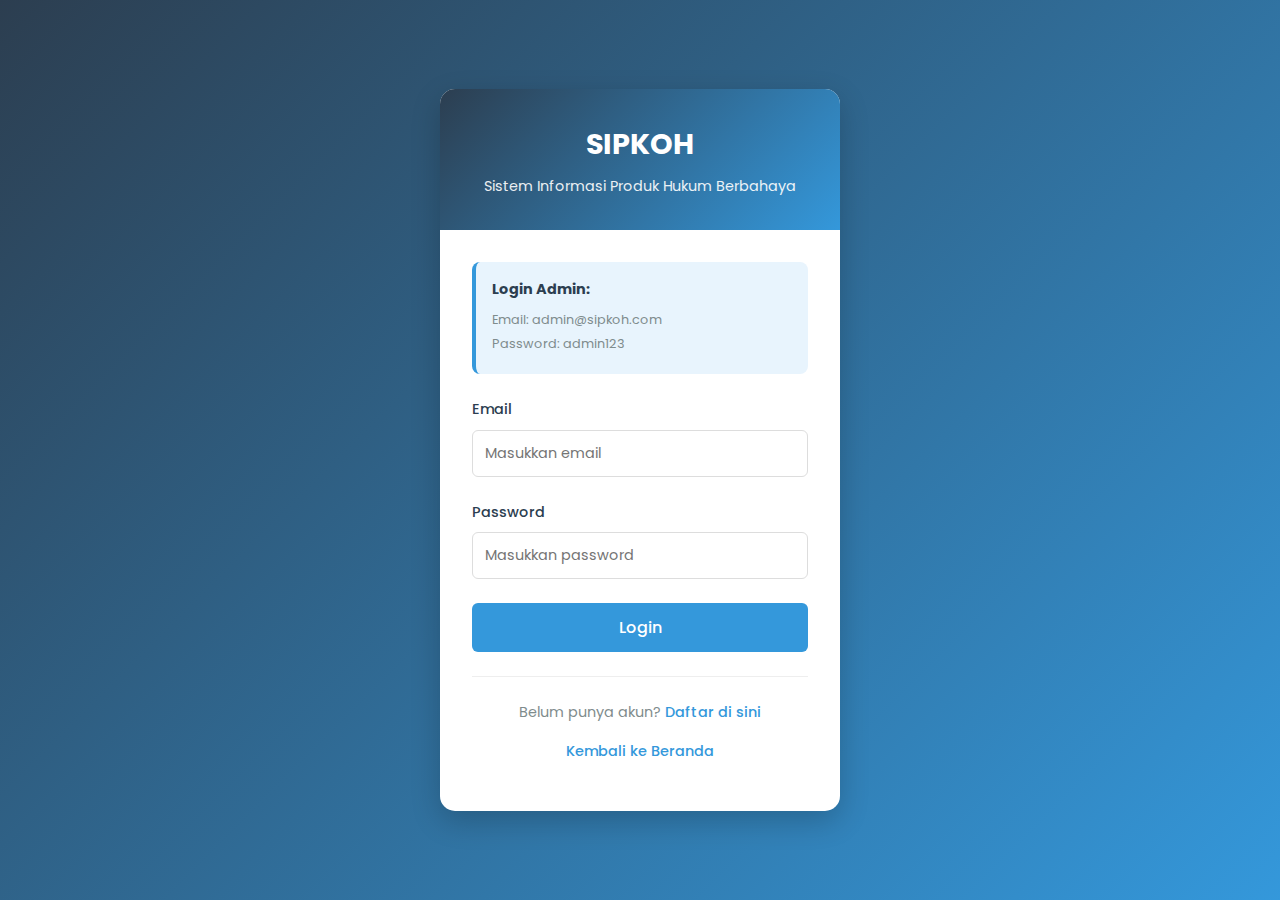
<file: index.html>
<!DOCTYPE html>
<html lang="id">
<head>
    <meta charset="UTF-8">
    <meta name="viewport" content="width=device-width, initial-scale=1.0">
    <title>Beranda - SIPKOH</title>
    <!-- Bootstrap CSS -->
    <link href="https://cdn.jsdelivr.net/npm/bootstrap@5.3.0/dist/css/bootstrap.min.css" rel="stylesheet">
    <!-- Font Awesome -->
    <link rel="stylesheet" href="https://cdnjs.cloudflare.com/ajax/libs/font-awesome/6.4.0/css/all.min.css">
    <!-- Google Fonts -->
    <link href="https://fonts.googleapis.com/css2?family=Poppins:wght@300;400;500;600;700&display=swap" rel="stylesheet">
    <style>
        :root {
            --primary-color: #2c3e50;
            --secondary-color: #3498db;
            --accent-color: #e74c3c;
            --light-color: #f8f9fa;
            --dark-color: #2c3e50;
        }

        body {
            font-family: 'Poppins', sans-serif;
            background-color: #f8f9fa;
            color: #333;
            line-height: 1.6;
        }

        .navbar-brand {
            font-weight: 700;
            font-size: 1.5rem;
        }

        .hero-section {
            background: linear-gradient(135deg, var(--primary-color), var(--secondary-color));
            color: white;
            padding: 120px 0 80px;
            margin-top: 76px;
        }

        .feature-card {
            transition: transform 0.3s, box-shadow 0.3s;
            border: none;
            border-radius: 15px;
            overflow: hidden;
        }

        .feature-card:hover {
            transform: translateY(-10px);
            box-shadow: 0 15px 30px rgba(0,0,0,0.1);
        }

        .feature-icon {
            width: 80px;
            height: 80px;
            background: linear-gradient(135deg, var(--secondary-color), #9b59b6);
            border-radius: 50%;
            display: flex;
            align-items: center;
            justify-content: center;
            margin: 0 auto 1.5rem;
            color: white;
            font-size: 2rem;
        }

        .stat-card {
            background: white;
            border-radius: 15px;
            padding: 2rem;
            text-align: center;
            box-shadow: 0 5px 15px rgba(0,0,0,0.1);
            transition: transform 0.3s;
        }

        .stat-card:hover {
            transform: translateY(-5px);
        }

        .stat-number {
            font-size: 3rem;
            font-weight: 700;
            color: var(--primary-color);
            margin-bottom: 0.5rem;
        }

        .stat-label {
            color: #7f8c8d;
            font-size: 1.1rem;
        }

        .testimonial-card {
            border: none;
            border-radius: 15px;
            box-shadow: 0 5px 15px rgba(0,0,0,0.1);
            transition: transform 0.3s;
        }

        .testimonial-card:hover {
            transform: translateY(-5px);
        }

        .testimonial-avatar {
            width: 60px;
            height: 60px;
            border-radius: 50%;
            background: var(--secondary-color);
            display: flex;
            align-items: center;
            justify-content: center;
            color: white;
            font-weight: bold;
            font-size: 1.5rem;
        }

        .news-card {
            border: none;
            border-radius: 15px;
            overflow: hidden;
            box-shadow: 0 5px 15px rgba(0,0,0,0.1);
            transition: transform 0.3s;
        }

        .news-card:hover {
            transform: translateY(-5px);
        }

        .news-badge {
            position: absolute;
            top: 15px;
            right: 15px;
            z-index: 2;
        }

        .btn-custom {
            background: var(--accent-color);
            border: none;
            padding: 12px 30px;
            border-radius: 50px;
            font-weight: 600;
            transition: all 0.3s;
        }

        .btn-custom:hover {
            background: #c0392b;
            transform: translateY(-2px);
            box-shadow: 0 5px 15px rgba(231, 76, 60, 0.3);
        }

        .section-title {
            position: relative;
            margin-bottom: 3rem;
            font-weight: 700;
            color: var(--primary-color);
        }

        .section-title::after {
            content: '';
            position: absolute;
            bottom: -10px;
            left: 50%;
            transform: translateX(-50%);
            width: 80px;
            height: 4px;
            background: var(--secondary-color);
            border-radius: 2px;
        }

        .footer {
            background: var(--primary-color);
            color: white;
        }

        .footer h5 {
            color: var(--secondary-color);
            margin-bottom: 1.5rem;
        }

        .footer a {
            color: #bdc3c7;
            text-decoration: none;
            transition: color 0.3s;
        }

        .footer a:hover {
            color: white;
        }

        .social-icons a {
            display: inline-flex;
            align-items: center;
            justify-content: center;
            width: 40px;
            height: 40px;
            background: rgba(255,255,255,0.1);
            border-radius: 50%;
            margin-right: 10px;
            transition: all 0.3s;
        }

        .social-icons a:hover {
            background: var(--secondary-color);
            transform: translateY(-3px);
        }

        .contact-info i {
            width: 20px;
            margin-right: 10px;
            color: var(--secondary-color);
        }

        .how-it-works-step {
            text-align: center;
            padding: 2rem 1rem;
        }

        .step-number {
            width: 60px;
            height: 60px;
            background: var(--secondary-color);
            color: white;
            border-radius: 50%;
            display: flex;
            align-items: center;
            justify-content: center;
            font-size: 1.5rem;
            font-weight: 700;
            margin: 0 auto 1.5rem;
            border: 5px solid white;
            box-shadow: 0 5px 15px rgba(0,0,0,0.1);
        }

        .news-section {
            background: linear-gradient(135deg, #f8f9fa, #e9ecef);
        }

        .map-container {
            border-radius: 15px;
            overflow: hidden;
            box-shadow: 0 5px 15px rgba(0,0,0,0.1);
        }

        @media (max-width: 768px) {
            .hero-section {
                padding: 100px 0 60px;
                text-align: center;
            }
            
            .stat-number {
                font-size: 2.5rem;
            }
        }
    </style>
</head>
<body>
    <!-- Navbar -->
    <nav class="navbar navbar-expand-lg navbar-dark fixed-top" style="background-color: var(--primary-color);">
        <div class="container">
            <a class="navbar-brand" href="index.html">
                <i class=""></i>SIPKOH
            </a>
            <button class="navbar-toggler" type="button" data-bs-toggle="collapse" data-bs-target="#navbarNav">
                <span class="navbar-toggler-icon"></span>
            </button>
            <div class="collapse navbar-collapse" id="navbarNav">
                <ul class="navbar-nav ms-auto">
                    <li class="nav-item">
                        <a class="nav-link active" href="index.html">Beranda</a>
                    </li>
                    <li class="nav-item">
                        <a class="nav-link" href="tentang.html">Tentang</a>
                    </li>
                    <li class="nav-item">
                        <a class="nav-link" href="produk.html">Produk Berbahaya</a>
                    </li>
                    <li class="nav-item">
                        <a class="nav-link" href="laporan.html">Buat Laporan</a>
                    </li>
                    <li class="nav-item">
                        <a class="nav-link" href="konsultasi.html">Konsultasi</a>
                    </li>
                    <li class="nav-item">
                        <a class="nav-link" href="kontak.html">Kontak</a>
                    </li>
                    <li class="nav-item">
                        <a class="nav-link" href="profile.html">Profile</a>
                    </li>
                    <li class="nav-item">
                        <a class="nav-link logout" href="#" id="logoutBtn">Logout</a>
                    </li>
                </ul>
            </div>
        </div>
    </nav>

    <!-- Hero Section -->
    <section class="hero-section">
        <div class="container">
            <div class="row align-items-center">
                <div class="col-lg-6">
                    <h1 class="display-4 fw-bold mb-4">Melindungi Masyarakat dari Produk Berbahaya</h1>
                    <p class="lead mb-4">Sistem Informasi Produk Hukum Berbahaya (SIPKOH) - Platform terpercaya untuk melaporkan produk berbahaya, mendapatkan konsultasi hukum, dan mengakses dokumentasi kasus terkait tanggung jawab hukum produk.</p>
                    <div class="d-flex flex-wrap gap-3">
                        <a href="laporan.html" class="btn btn-light btn-lg btn-custom">
                            <i class="fas fa-plus-circle me-2"></i>Buat Laporan
                        </a>
                        <a href="produk.html" class="btn btn-outline-light btn-lg">
                            <i class="fas fa-search me-2"></i>Cek Produk
                        </a>
                    </div>
                </div>
                <div class="col-lg-6 text-center">
                    <img src="https://images.unsplash.com/photo-1589829545856-d10d557cf95f?ixlib=rb-4.0.3&ixid=M3wxMjA3fDB8MHxwaG90by1wYWdlfHx8fGVufDB8fHx8fA%3D%3D&auto=format&fit=crop&w=1000&q=80" 
                         alt="Sistem Hukum Perlindungan Konsumen" class="img-fluid rounded-3 shadow-lg">
                </div>
            </div>
        </div>
    </section>

    <!-- Features Section -->
    <section class="py-5">
        <div class="container">
            <h2 class="text-center section-title">Fitur Utama SIPKOH</h2>
            <div class="row g-4">
                <div class="col-md-4">
                    <div class="card feature-card h-100">
                        <div class="card-body text-center p-4">
                            <div class="feature-icon">
                                <i class="fas fa-exclamation-triangle"></i>
                            </div>
                            <h4 class="card-title">Pelaporan Produk</h4>
                            <p class="card-text">Laporkan produk berbahaya dengan mudah dan cepat melalui sistem terintegrasi kami. Proses yang sederhana dan aman.</p>
                            <a href="laporan.html" class="btn btn-outline-primary">Laporkan Sekarang</a>
                        </div>
                    </div>
                </div>
                <div class="col-md-4">
                    <div class="card feature-card h-100">
                        <div class="card-body text-center p-4">
                            <div class="feature-icon">
                                <i class="fas fa-gavel"></i>
                            </div>
                            <h4 class="card-title">Konsultasi Hukum</h4>
                            <p class="card-text">Dapatkan bantuan hukum dari ahli terkait produk berbahaya yang Anda temui. Konsultasi gratis dan terpercaya.</p>
                            <a href="konsultasi.html" class="btn btn-outline-primary">Konsultasi</a>
                        </div>
                    </div>
                </div>
                <div class="col-md-4">
                    <div class="card feature-card h-100">
                        <div class="card-body text-center p-4">
                            <div class="feature-icon">
                                <i class="fas fa-database"></i>
                            </div>
                            <h4 class="card-title">Database Produk</h4>
                            <p class="card-text">Akses arsip lengkap kasus produk berbahaya untuk referensi dan pembelajaran. Data terupdate dan terverifikasi.</p>
                            <a href="produk.html" class="btn btn-outline-primary">Cek Database</a>
                        </div>
                    </div>
                </div>
            </div>
        </div>
    </section>

    <!-- Stats Section -->
    <section class="py-5 bg-light">
        <div class="container">
            <div class="row g-4">
                <div class="col-md-3 col-6">
                    <div class="stat-card">
                        <div class="stat-number">1,247</div>
                        <div class="stat-label">Pengguna Terdaftar</div>
                    </div>
                </div>
                <div class="col-md-3 col-6">
                    <div class="stat-card">
                        <div class="stat-number">356</div>
                        <div class="stat-label">Produk Dilaporkan</div>
                    </div>
                </div>
                <div class="col-md-3 col-6">
                    <div class="stat-card">
                        <div class="stat-number">892</div>
                        <div class="stat-label">Kasus Terselesaikan</div>
                    </div>
                </div>
                <div class="col-md-3 col-6">
                    <div class="stat-card">
                        <div class="stat-number">24/7</div>
                        <div class="stat-label">Layanan Konsultasi</div>
                    </div>
                </div>
            </div>
        </div>
    </section>

    <!-- How It Works -->
    <section class="py-5">
        <div class="container">
            <h2 class="text-center section-title">Cara Kerja SIPKOH</h2>
            <div class="row g-4">
                <div class="col-lg-3 col-md-6">
                    <div class="how-it-works-step">
                        <div class="step-number">1</div>
                        <h4>Daftar Akun</h4>
                        <p>Buat akun SIPKOH dengan mudah dan verifikasi email Anda</p>
                    </div>
                </div>
                <div class="col-lg-3 col-md-6">
                    <div class="how-it-works-step">
                        <div class="step-number">2</div>
                        <h4>Laporkan Produk</h4>
                        <p>Isi formulir pelaporan dengan detail produk berbahaya</p>
                    </div>
                </div>
                <div class="col-lg-3 col-md-6">
                    <div class="how-it-works-step">
                        <div class="step-number">3</div>
                        <h4>Verifikasi Data</h4>
                        <p>Tim kami akan memverifikasi dan menindaklanjuti laporan</p>
                    </div>
                </div>
                <div class="col-lg-3 col-md-6">
                    <div class="how-it-works-step">
                        <div class="step-number">4</div>
                        <h4>Dapatkan Bantuan</h4>
                        <p>Terima konsultasi hukum dan update status laporan</p>
                    </div>
                </div>
            </div>
        </div>
    </section>

    <!-- Recent News -->
    <section class="py-5 news-section">
        <div class="container">
            <h2 class="text-center section-title">Berita & Update Terbaru</h2>
            <div class="row g-4">
                <div class="col-md-4">
                    <div class="card news-card h-100">
                        <span class="badge bg-danger news-badge">Hot</span>
                        <img src="https://images.unsplash.com/photo-1559056199-641a0ac8b55e?ixlib=rb-4.0.3&auto=format&fit=crop&w=500&q=80" class="card-img-top" alt="Berita 1">
                        <div class="card-body">
                            <h5 class="card-title">Peringatan: Kosmetik Berbahaya Beredar</h5>
                            <p class="card-text">BPOM menemukan 15 produk kosmetik mengandung merkuri dan hidrokuinon berlebihan...</p>
                            <a href="#" class="btn btn-sm btn-outline-primary">Baca Selengkapnya</a>
                        </div>
                        <div class="card-footer">
                            <small class="text-muted">Diposting 2 hari yang lalu</small>
                        </div>
                    </div>
                </div>
                <div class="col-md-4">
                    <div class="card news-card h-100">
                        <img src="https://images.unsplash.com/photo-1584308666744-24d5c474f2ae?ixlib=rb-4.0.3&auto=format&fit=crop&w=500&q=80" class="card-img-top" alt="Berita 2">
                        <div class="card-body">
                            <h5 class="card-title">Workshop Perlindungan Konsumen</h5>
                            <p class="card-text">SIPKOH mengadakan workshop gratis tentang hak-hak konsumen terhadap produk berbahaya...</p>
                            <a href="#" class="btn btn-sm btn-outline-primary">Baca Selengkapnya</a>
                        </div>
                        <div class="card-footer">
                            <small class="text-muted">Diposting 5 hari yang lalu</small>
                        </div>
                    </div>
                </div>
                <div class="col-md-4">
                    <div class="card news-card h-100">
                        <span class="badge bg-success news-badge">Update</span>
                        <img src="https://tse3.mm.bing.net/th/id/OIP.aqW2OQZ1ojYJD9S07d0zYwHaFj?pid=Api&P=0&h=220" class="card-img-top" alt="Berita 3">
                        <div class="card-body">
                            <h5 class="card-title">Kasus Mainan Berbahaya Terselesaikan</h5>
                            <p class="card-text">Setelah 3 bulan investigasi, kasus mainan edukasi mengandung timbal berhasil diselesaikan...</p>
                            <a href="#" class="btn btn-sm btn-outline-primary">Baca Selengkapnya</a>
                        </div>
                        <div class="card-footer">
                            <small class="text-muted">Diposting 1 minggu yang lalu</small>
                        </div>
                    </div>
                </div>
            </div>
        </div>
    </section>

    <!-- Testimonials -->
    <section class="py-5">
        <div class="container">
            <h2 class="text-center section-title">Apa Kata Pengguna SIPKOH</h2>
            <div class="row g-4">
                <div class="col-md-4">
                    <div class="card testimonial-card h-100">
                        <div class="card-body">
                            <div class="d-flex align-items-center mb-3">
                                <div class="testimonial-avatar me-3">SD</div>
                                <div>
                                    <h5 class="mb-0">Sari Dewi</h5>
                                    <small class="text-muted">Pengguna sejak 2023</small>
                                </div>
                            </div>
                            <p class="card-text">"Berkat SIPKOH, saya berhasil melaporkan produk kosmetik palsu yang merugikan banyak konsumen. Prosesnya mudah dan responsif!"</p>
                            <div class="text-warning">
                                <i class="fas fa-star"></i>
                                <i class="fas fa-star"></i>
                                <i class="fas fa-star"></i>
                                <i class="fas fa-star"></i>
                                <i class="fas fa-star"></i>
                            </div>
                        </div>
                    </div>
                </div>
                <div class="col-md-4">
                    <div class="card testimonial-card h-100">
                        <div class="card-body">
                            <div class="d-flex align-items-center mb-3">
                                <div class="testimonial-avatar me-3">AP</div>
                                <div>
                                    <h5 class="mb-0">Ahmad Pratama</h5>
                                    <small class="text-muted">Mahasiswa Hukum</small>
                                </div>
                            </div>
                            <p class="card-text">"Dokumentasi kasus yang lengkap membantu saya memahami proses hukum untuk produk berbahaya dengan lebih baik."</p>
                            <div class="text-warning">
                                <i class="fas fa-star"></i>
                                <i class="fas fa-star"></i>
                                <i class="fas fa-star"></i>
                                <i class="fas fa-star"></i>
                                <i class="fas fa-star-half-alt"></i>
                            </div>
                        </div>
                    </div>
                </div>
                <div class="col-md-4">
                    <div class="card testimonial-card h-100">
                        <div class="card-body">
                            <div class="d-flex align-items-center mb-3">
                                <div class="testimonial-avatar me-3">RW</div>
                                <div>
                                    <h5 class="mb-0">Dr. Rina Wijaya</h5>
                                    <small class="text-muted">Konsultan Hukum</small>
                                </div>
                            </div>
                            <p class="card-text">"Sistem yang sangat membantu dalam memberikan edukasi hukum kepada masyarakat tentang produk berbahaya."</p>
                            <div class="text-warning">
                                <i class="fas fa-star"></i>
                                <i class="fas fa-star"></i>
                                <i class="fas fa-star"></i>
                                <i class="fas fa-star"></i>
                                <i class="fas fa-star"></i>
                            </div>
                        </div>
                    </div>
                </div>
            </div>
        </div>
    </section>

    <!-- CTA Section -->
    <section class="py-5 bg-primary text-white">
        <div class="container text-center">
            <h2 class="mb-4">Siap Melindungi Diri dan Keluarga?</h2>
            <p class="lead mb-4">Bergabunglah dengan ribuan pengguna lainnya yang telah merasakan manfaat SIPKOH dalam melaporkan dan menangani produk berbahaya.</p>
            <a href="register.html" class="btn btn-light btn-lg btn-custom me-3">Daftar Sekarang</a>
            <a href="tentang.html" class="btn btn-outline-light btn-lg">Pelajari Lebih Lanjut</a>
        </div>
    </section>

    <!-- Footer -->
    <footer class="footer py-5">
        <div class="container">
            <div class="row g-4">
                <div class="col-lg-4">
                    <h5><i class="fas fa-shield-alt me-2"></i>SIPKOH</h5>
                    <p class="mt-3">Sistem Informasi Produk Hukum Berbahaya - Platform untuk melaporkan dan mengatasi masalah produk berbahaya demi melindungi masyarakat.</p>
                    <div class="social-icons mt-4">
                        <a href="#"><i class="fab fa-facebook-f"></i></a>
                        <a href="#"><i class="fab fa-twitter"></i></a>
                        <a href="#"><i class="fab fa-instagram"></i></a>
                        <a href="#"><i class="fab fa-linkedin-in"></i></a>
                    </div>
                </div>
                <div class="col-lg-2">
                    <h5>Menu Utama</h5>
                    <ul class="list-unstyled">
                        <li class="mb-2"><a href="index.html">Beranda</a></li>
                        <li class="mb-2"><a href="tentang.html">Tentang Kami</a></li>
                        <li class="mb-2"><a href="produk.html">Produk Berbahaya</a></li>
                        <li class="mb-2"><a href="laporan.html">Buat Laporan</a></li>
                        <li class="mb-2"><a href="konsultasi.html">Konsultasi</a></li>
                    </ul>
                </div>
                <div class="col-lg-3">
                    <h5>Layanan</h5>
                    <ul class="list-unstyled">
                        <li class="mb-2"><a href="produk.html">Database Produk</a></li>
                        <li class="mb-2"><a href="kasus.html">Kasus & Putusan</a></li>
                        <li class="mb-2"><a href="dokumen.html">Dokumen Hukum</a></li>
                        <li class="mb-2"><a href="profile.html">Profil Pengguna</a></li>
                        <li class="mb-2"><a href="bantuan.html">Pusat Bantuan</a></li>
                    </ul>
                </div>
                <div class="col-lg-3">
                    <h5>Kontak Kami</h5>
                    <div class="contact-info">
                        <p class="mb-2"><i class="fas fa-map-marker-alt"></i> Jl. Kp.Kalawi No.9A, Padang</p>
                        <p class="mb-2"><i class="fas fa-phone"></i> (0751) 1234-5678</p>
                        <p class="mb-2"><i class="fas fa-envelope"></i> info@sipkoh.go.id</p>
                        <p class="mb-2"><i class="fas fa-clock"></i> Senin - Jumat: 08:00 - 17:00</p>
                    </div>
                </div>
            </div>
            <hr class="my-4" style="border-color: rgba(255,255,255,0.1);">
            <div class="row align-items-center">
                <div class="col-md-6">
                    <p class="mb-0">&copy; 2025 SIPKOH - Sistem Informasi Produk Hukum Berbahaya. Semua hak dilindungi.</p>
                </div>
                <div class="col-md-6 text-md-end">
                    <a href="#" class="text-light me-3">Kebijakan Privasi</a>
                    <a href="#" class="text-light">Syarat & Ketentuan</a>
                </div>
            </div>
        </div>
    </footer>

    <!-- Bootstrap JS -->
    <script src="https://cdn.jsdelivr.net/npm/bootstrap@5.3.0/dist/js/bootstrap.bundle.min.js"></script>
    <script>
        // Cek status login
        if (localStorage.getItem('isLoggedIn') !== 'true') {
            window.location.href = 'login.html';
        }

        // Logout functionality
        document.getElementById('logoutBtn').addEventListener('click', function(e) {
            e.preventDefault();
            
            // Hapus data login dari localStorage
            localStorage.removeItem('isLoggedIn');
            localStorage.removeItem('userEmail');
            localStorage.removeItem('userRole');
            
            // Redirect ke halaman login
            window.location.href = 'login.html';
        });

        // Update welcome message based on user role
        document.addEventListener('DOMContentLoaded', function() {
            const userRole = localStorage.getItem('userRole');
            const userEmail = localStorage.getItem('userEmail');
            
            // Tampilkan info user di console untuk debugging
            console.log('User Role:', userRole);
            console.log('User Email:', userEmail);
        });
    </script>
</body>
</html>
</file>
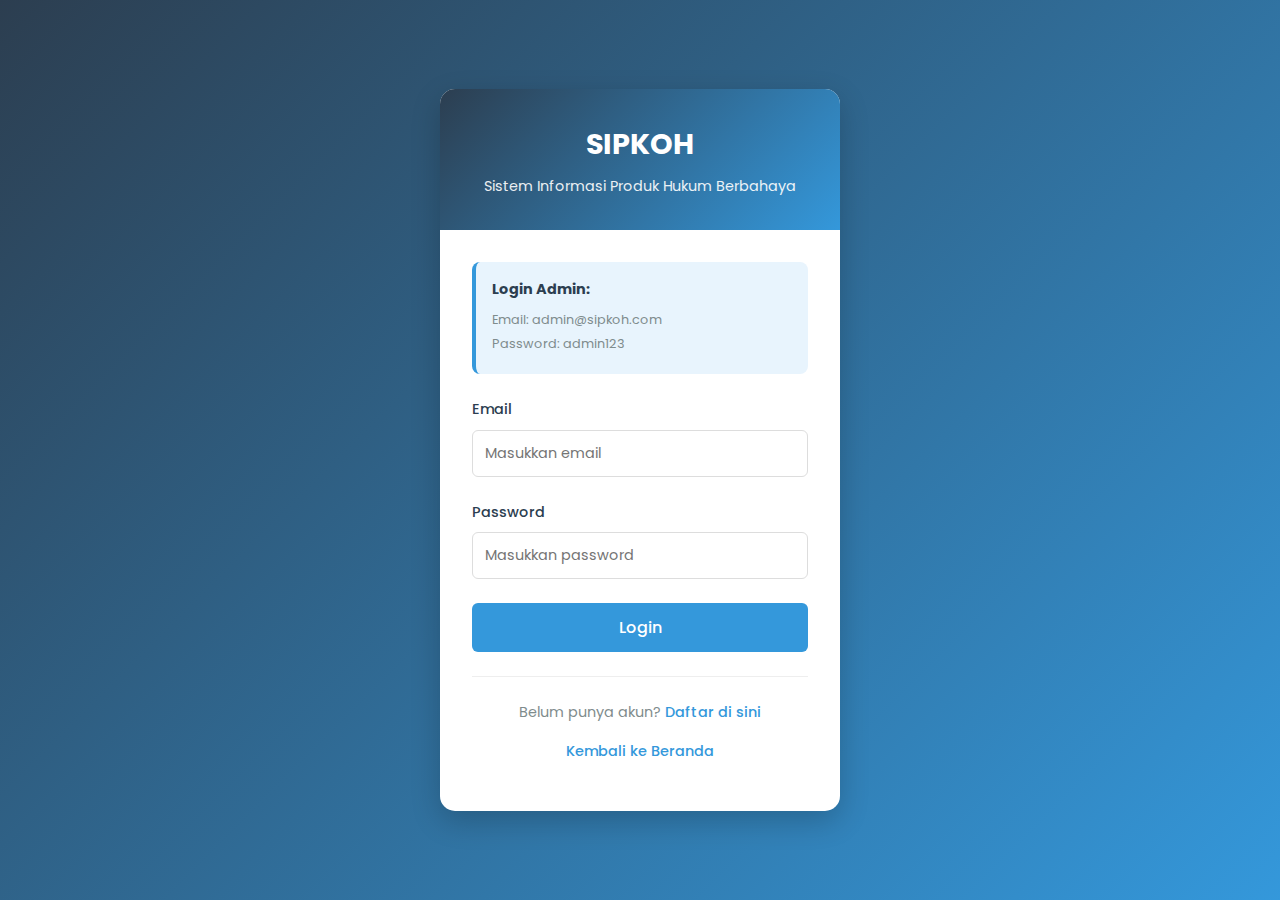
<file: dashboard.html>
<!DOCTYPE html>
<html lang="id">
<head>
    <meta charset="UTF-8">
    <meta name="viewport" content="width=device-width, initial-scale=1.0">
    <title>Dashboard - SIPKOH</title>
    <link rel="stylesheet" href="style.css">
</head>
<body>
    <!-- Navbar -->
    <nav class="navbar">
        <div class="nav-container">
            <div class="nav-logo">
                <a href="index.html">SIPKOH</a>
            </div>
            <ul class="nav-menu">
                <li class="nav-item">
                    <a href="index.html" class="nav-link">Beranda</a>
                </li>
                <li class="nav-item">
                    <a href="tentang.html" class="nav-link">Tentang</a>
                </li>
                <li class="nav-item">
                    <a href="kontak.html" class="nav-link">Kontak</a>
                </li>
                <li class="nav-item">
                    <a href="profile.html" class="nav-link">Profile</a>
                </li>
                <li class="nav-item">
                    <a href="login.html" class="nav-link logout">Logout</a>
                </li>
            </ul>
            <div class="hamburger">
                <span class="bar"></span>
                <span class="bar"></span>
                <span class="bar"></span>
            </div>
        </div>
    </nav>

    <!-- Dashboard Content -->
    <section class="dashboard">
        <div class="container">
            <h1 class="dashboard-title">Dashboard</h1>
            <p class="dashboard-subtitle">Selamat datang, Admin SIPKOH</p>

            <!-- Stats Cards -->
            <div class="stats-grid">
                <div class="stat-card">
                    <div class="stat-number">1,247</div>
                    <div class="stat-label">TOTAL USERS</div>
                </div>
                <div class="stat-card">
                    <div class="stat-number">12</div>
                    <div class="stat-label">TOTAL PRODUK</div>
                </div>
                <div class="stat-card">
                    <div class="stat-number">5</div>
                    <div class="stat-label">TOTAL LAPORAN</div>
                </div>
                <div class="stat-card">
                    <div class="stat-number">4</div>
                    <div class="stat-label">TOTAL KASUS</div>
                </div>
            </div>

            <!-- Recent Content -->
            <div class="dashboard-content">
                <div class="content-section">
                    <h2>Laporan Terbaru</h2>
                    <div class="content-list">
                        <div class="content-item">
                            <h3>Laporan Produk Kosmetik X</h3>
                            <p>Dilaporkan oleh: Budi Santoso</p>
                            <p>Tanggal: 25 November 2025</p>
                        </div>
                        <div class="content-item">
                            <h3>Laporan Mainan Anak Y</h3>
                            <p>Dilaporkan oleh: Siti Rahayu</p>
                            <p>Tanggal: 24 November 2025</p>
                        </div>
                    </div>
                </div>

                <div class="content-section">
                    <h2>Konsultasi Terbaru</h2>
                    <div class="content-list">
                        <div class="content-item">
                            <h3>Konsultasi Hukum Produk Makanan</h3>
                            <p>Oleh: Ahmad Fauzi</p>
                            <p>Tanggal: 26 November 2025</p>
                        </div>
                        <div class="content-item">
                            <h3>Konsultasi Tanggung Jawab Produsen</h3>
                            <p>Oleh: Maria Sari</p>
                            <p>Tanggal: 25 November 2025</p>
                        </div>
                    </div>
                </div>
            </div>
        </div>
    </section>

    <!-- Footer -->
    <footer class="footer">
        <div class="container">
            <p>&copy; 2025 SIPKOH - Sistem Informasi Produk Hukum Berbahaya. Semua hak dilindungi.</p>
        </div>
    </footer>

    <script src="script.js"></script>
</body>
</html>
</file>
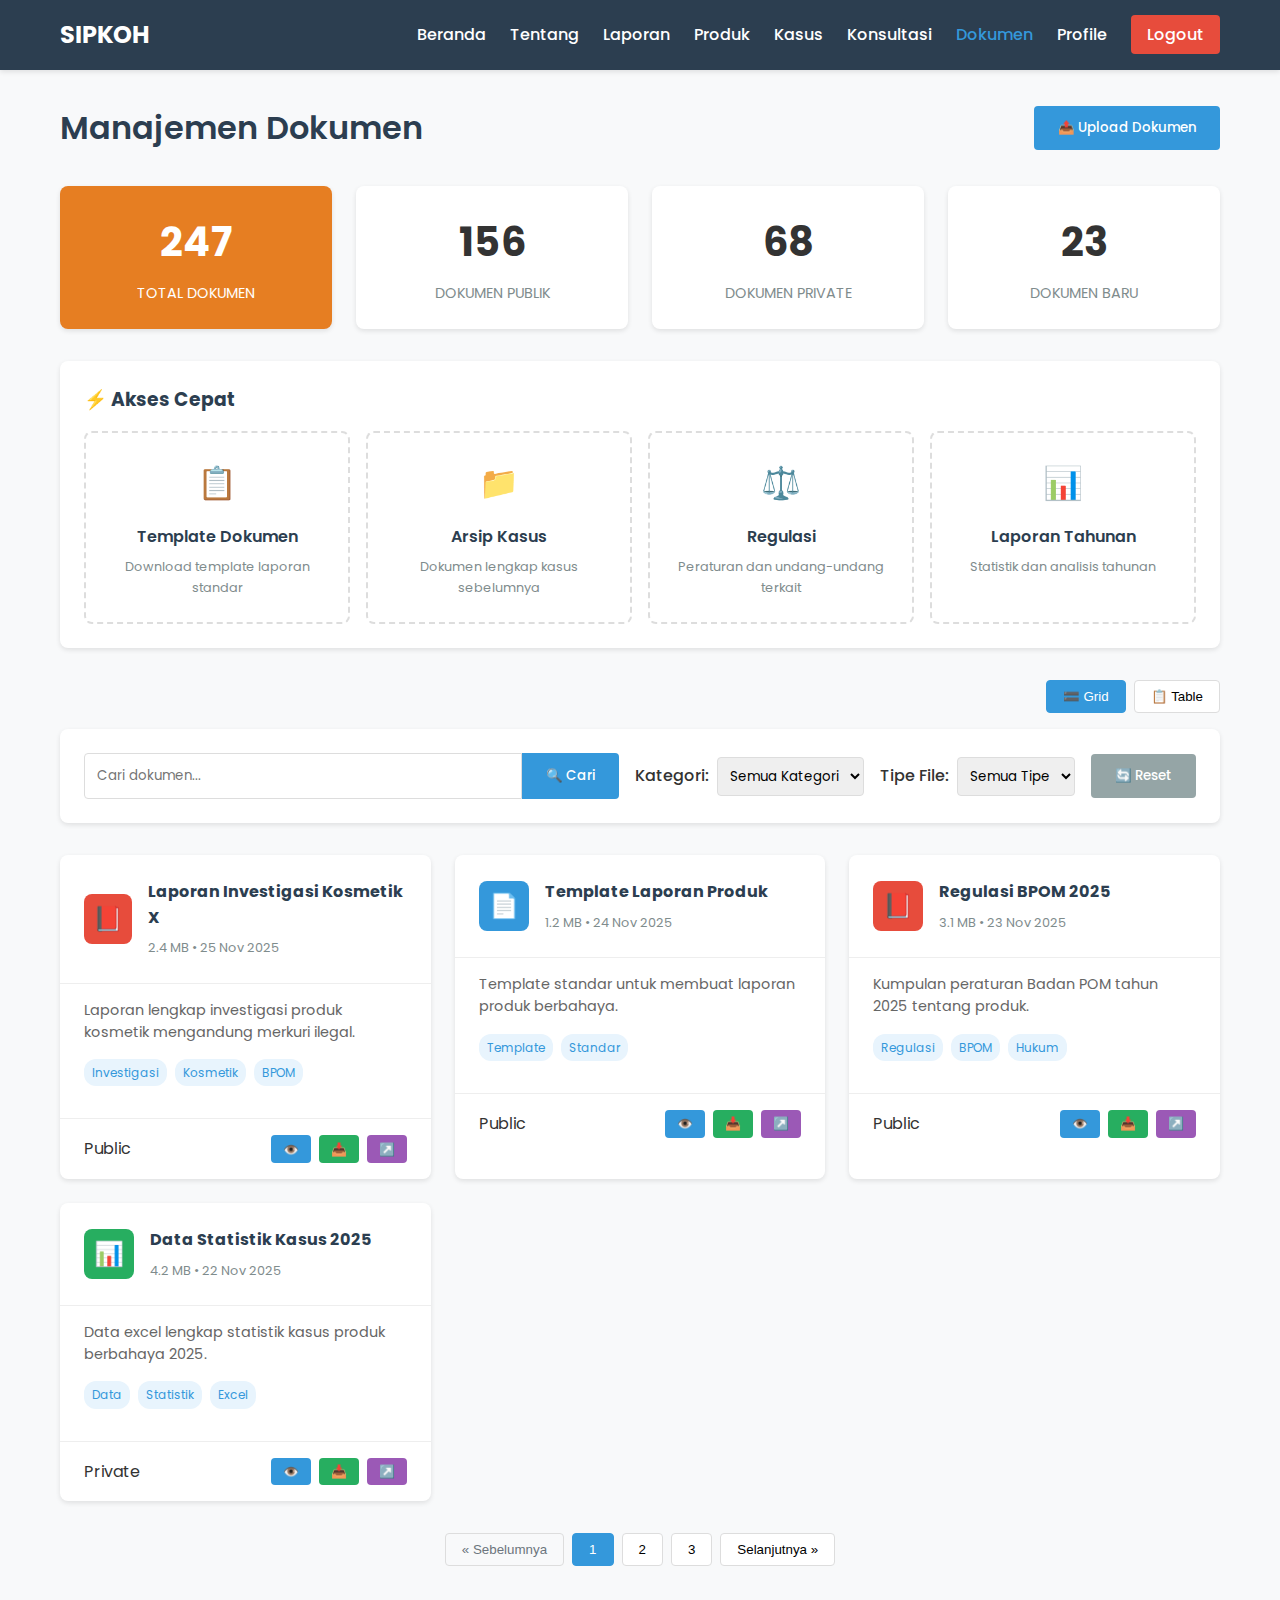
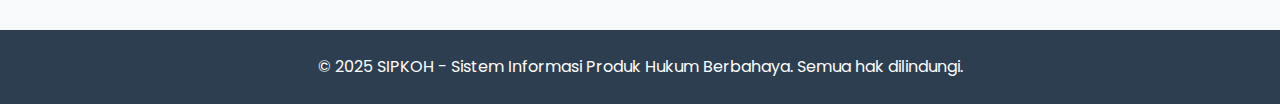
<file: dokumen.html>
<!DOCTYPE html>
<html lang="id">
<head>
    <meta charset="UTF-8">
    <meta name="viewport" content="width=device-width, initial-scale=1.0">
    <title>Dokumen - SIPKOH</title>
    <link href="https://fonts.googleapis.com/css2?family=Poppins:wght@300;400;500;600;700&display=swap" rel="stylesheet">
    <style>
        * {
            margin: 0;
            padding: 0;
            box-sizing: border-box;
        }

        body {
            font-family: 'Poppins', sans-serif;
            background-color: #f8f9fa;
            color: #333;
            line-height: 1.6;
        }

        .container {
            max-width: 1200px;
            margin: 0 auto;
            padding: 0 20px;
        }

        /* Navbar Styles */
        .navbar {
            background-color: #2c3e50;
            padding: 1rem 0;
            box-shadow: 0 2px 5px rgba(0,0,0,0.1);
        }

        .nav-container {
            max-width: 1200px;
            margin: 0 auto;
            padding: 0 20px;
            display: flex;
            justify-content: space-between;
            align-items: center;
        }

        .nav-logo a {
            color: white;
            font-size: 1.5rem;
            font-weight: 700;
            text-decoration: none;
        }

        .nav-menu {
            display: flex;
            list-style: none;
        }

        .nav-item {
            margin-left: 1.5rem;
        }

        .nav-link {
            color: white;
            text-decoration: none;
            font-weight: 500;
            transition: color 0.3s;
        }

        .nav-link:hover, .nav-link.active {
            color: #3498db;
        }

        .logout {
            background-color: #e74c3c;
            padding: 0.5rem 1rem;
            border-radius: 4px;
        }

        .hamburger {
            display: none;
            flex-direction: column;
            cursor: pointer;
        }

        .bar {
            width: 25px;
            height: 3px;
            background-color: white;
            margin: 3px 0;
            transition: 0.3s;
        }

        /* Dokumen Content Styles */
        .dokumen {
            padding: 2rem 0;
        }

        .page-header {
            display: flex;
            justify-content: space-between;
            align-items: center;
            margin-bottom: 2rem;
        }

        .page-title {
            font-size: 2rem;
            color: #2c3e50;
            font-weight: 600;
        }

        .btn {
            padding: 0.75rem 1.5rem;
            border: none;
            border-radius: 4px;
            font-weight: 500;
            cursor: pointer;
            transition: background-color 0.3s;
            font-family: 'Poppins', sans-serif;
        }

        .btn-primary {
            background-color: #3498db;
            color: white;
        }

        .btn-primary:hover {
            background-color: #2980b9;
        }

        .btn-secondary {
            background-color: #95a5a6;
            color: white;
        }

        .btn-secondary:hover {
            background-color: #7f8c8d;
        }

        .btn-success {
            background-color: #27ae60;
            color: white;
        }

        .btn-success:hover {
            background-color: #219a52;
        }

        /* Stats Grid */
        .stats-grid {
            display: grid;
            grid-template-columns: repeat(4, 1fr);
            gap: 1.5rem;
            margin-bottom: 2rem;
        }

        .stat-card {
            background-color: white;
            padding: 1.5rem;
            border-radius: 8px;
            box-shadow: 0 2px 5px rgba(0,0,0,0.1);
            text-align: center;
        }

        .stat-card:first-child {
            background-color: #e67e22;
            color: white;
        }

        .stat-number {
            font-size: 2.5rem;
            font-weight: 700;
            margin-bottom: 0.5rem;
        }

        .stat-label {
            font-size: 0.9rem;
            color: #7f8c8d;
        }

        .stat-card:first-child .stat-label {
            color: white;
        }

        /* Filter Section */
        .filter-section {
            background-color: white;
            padding: 1.5rem;
            border-radius: 8px;
            box-shadow: 0 2px 5px rgba(0,0,0,0.1);
            margin-bottom: 2rem;
            display: flex;
            flex-wrap: wrap;
            gap: 1rem;
            align-items: center;
        }

        .search-box {
            display: flex;
            flex: 1;
            min-width: 300px;
        }

        .search-box input {
            flex: 1;
            padding: 0.75rem;
            border: 1px solid #ddd;
            border-radius: 4px 0 0 4px;
            font-family: 'Poppins', sans-serif;
        }

        .search-box button {
            border-radius: 0 4px 4px 0;
        }

        .filter-group {
            display: flex;
            align-items: center;
            gap: 0.5rem;
        }

        .filter-group label {
            font-weight: 500;
        }

        .filter-group select, .filter-group input {
            padding: 0.5rem;
            border: 1px solid #ddd;
            border-radius: 4px;
            font-family: 'Poppins', sans-serif;
        }

        /* Dokumen Grid */
        .dokumen-grid {
            display: grid;
            grid-template-columns: repeat(auto-fill, minmax(300px, 1fr));
            gap: 1.5rem;
            margin-bottom: 2rem;
        }

        .dokumen-card {
            background-color: white;
            border-radius: 8px;
            box-shadow: 0 2px 5px rgba(0,0,0,0.1);
            overflow: hidden;
            transition: transform 0.3s, box-shadow 0.3s;
        }

        .dokumen-card:hover {
            transform: translateY(-5px);
            box-shadow: 0 5px 15px rgba(0,0,0,0.2);
        }

        .dokumen-header {
            padding: 1.5rem;
            border-bottom: 1px solid #eee;
            display: flex;
            align-items: center;
            gap: 1rem;
        }

        .dokumen-icon {
            width: 50px;
            height: 50px;
            border-radius: 8px;
            display: flex;
            align-items: center;
            justify-content: center;
            font-size: 1.5rem;
        }

        .icon-pdf {
            background-color: #e74c3c;
            color: white;
        }

        .icon-doc {
            background-color: #3498db;
            color: white;
        }

        .icon-xls {
            background-color: #27ae60;
            color: white;
        }

        .icon-img {
            background-color: #9b59b6;
            color: white;
        }

        .dokumen-info h4 {
            margin-bottom: 0.5rem;
            color: #2c3e50;
        }

        .dokumen-meta {
            font-size: 0.8rem;
            color: #7f8c8d;
        }

        .dokumen-body {
            padding: 1rem 1.5rem;
        }

        .dokumen-desc {
            color: #666;
            font-size: 0.9rem;
            margin-bottom: 1rem;
            line-height: 1.5;
        }

        .dokumen-tags {
            display: flex;
            flex-wrap: wrap;
            gap: 0.5rem;
            margin-bottom: 1rem;
        }

        .tag {
            background-color: #e8f4fd;
            color: #3498db;
            padding: 0.25rem 0.5rem;
            border-radius: 12px;
            font-size: 0.75rem;
        }

        .dokumen-footer {
            padding: 1rem 1.5rem;
            border-top: 1px solid #eee;
            display: flex;
            justify-content: space-between;
            align-items: center;
        }

        .dokumen-actions {
            display: flex;
            gap: 0.5rem;
        }

        .btn-action {
            padding: 0.4rem 0.75rem;
            border: none;
            border-radius: 4px;
            cursor: pointer;
            font-size: 0.8rem;
            transition: background-color 0.3s;
        }

        .btn-download {
            background-color: #27ae60;
            color: white;
        }

        .btn-preview {
            background-color: #3498db;
            color: white;
        }

        .btn-share {
            background-color: #9b59b6;
            color: white;
        }

        .btn-action:hover {
            opacity: 0.9;
        }

        /* Quick Actions */
        .quick-actions {
            background-color: white;
            border-radius: 8px;
            box-shadow: 0 2px 5px rgba(0,0,0,0.1);
            padding: 1.5rem;
            margin-bottom: 2rem;
        }

        .actions-grid {
            display: grid;
            grid-template-columns: repeat(auto-fit, minmax(200px, 1fr));
            gap: 1rem;
        }

        .action-card {
            border: 2px dashed #ddd;
            border-radius: 8px;
            padding: 1.5rem;
            text-align: center;
            cursor: pointer;
            transition: all 0.3s;
        }

        .action-card:hover {
            border-color: #3498db;
            background-color: #f8f9fa;
        }

        .action-icon {
            font-size: 2rem;
            margin-bottom: 1rem;
        }

        .action-title {
            font-weight: 600;
            color: #2c3e50;
            margin-bottom: 0.5rem;
        }

        .action-desc {
            font-size: 0.8rem;
            color: #7f8c8d;
        }

        /* Table View Toggle */
        .view-toggle {
            display: flex;
            justify-content: flex-end;
            margin-bottom: 1rem;
            gap: 0.5rem;
        }

        .view-btn {
            padding: 0.5rem 1rem;
            border: 1px solid #ddd;
            background-color: white;
            border-radius: 4px;
            cursor: pointer;
            transition: all 0.3s;
        }

        .view-btn.active {
            background-color: #3498db;
            color: white;
            border-color: #3498db;
        }

        /* Table Styles (Hidden by default) */
        .table-container {
            background-color: white;
            border-radius: 8px;
            box-shadow: 0 2px 5px rgba(0,0,0,0.1);
            overflow: hidden;
            margin-bottom: 2rem;
            display: none;
        }

        .data-table {
            width: 100%;
            border-collapse: collapse;
        }

        .data-table th {
            background-color: #f8f9fa;
            padding: 1rem;
            text-align: left;
            font-weight: 600;
            color: #2c3e50;
            border-bottom: 1px solid #eee;
        }

        .data-table td {
            padding: 1rem;
            border-bottom: 1px solid #eee;
        }

        .data-table tr:last-child td {
            border-bottom: none;
        }

        /* Pagination */
        .pagination {
            display: flex;
            justify-content: center;
            gap: 0.5rem;
            margin-bottom: 2rem;
        }

        .page-btn {
            padding: 0.5rem 1rem;
            border: 1px solid #ddd;
            background-color: white;
            border-radius: 4px;
            cursor: pointer;
            transition: background-color 0.3s;
        }

        .page-btn.active, .page-btn:hover {
            background-color: #3498db;
            color: white;
            border-color: #3498db;
        }

        .page-btn:disabled {
            background-color: #f8f9fa;
            color: #6c757d;
            cursor: not-allowed;
        }

        /* Modal Styles */
        .modal {
            display: none;
            position: fixed;
            z-index: 1000;
            left: 0;
            top: 0;
            width: 100%;
            height: 100%;
            background-color: rgba(0,0,0,0.5);
        }

        .modal-content {
            background-color: white;
            margin: 5% auto;
            border-radius: 8px;
            width: 90%;
            max-width: 600px;
            box-shadow: 0 5px 15px rgba(0,0,0,0.3);
        }

        .modal-header {
            display: flex;
            justify-content: space-between;
            align-items: center;
            padding: 1.5rem;
            border-bottom: 1px solid #eee;
        }

        .modal-header h2 {
            color: #2c3e50;
            font-size: 1.5rem;
        }

        .close {
            font-size: 1.5rem;
            cursor: pointer;
            color: #7f8c8d;
        }

        .close:hover {
            color: #333;
        }

        .modal-body {
            padding: 1.5rem;
        }

        .form-group {
            margin-bottom: 1.5rem;
        }

        .form-group label {
            display: block;
            margin-bottom: 0.5rem;
            font-weight: 500;
        }

        .form-group input, .form-group select, .form-group textarea {
            width: 100%;
            padding: 0.75rem;
            border: 1px solid #ddd;
            border-radius: 4px;
            font-family: 'Poppins', sans-serif;
        }

        .file-upload {
            border: 2px dashed #ddd;
            border-radius: 8px;
            padding: 2rem;
            text-align: center;
            cursor: pointer;
            transition: border-color 0.3s;
        }

        .file-upload:hover {
            border-color: #3498db;
        }

        .file-upload i {
            font-size: 3rem;
            color: #7f8c8d;
            margin-bottom: 1rem;
        }

        .form-actions {
            display: flex;
            gap: 1rem;
            justify-content: flex-end;
        }

        /* Footer */
        .footer {
            background-color: #2c3e50;
            color: white;
            padding: 1.5rem 0;
            text-align: center;
        }

        /* Responsive Styles */
        @media (max-width: 768px) {
            .hamburger {
                display: flex;
            }

            .nav-menu {
                position: fixed;
                left: -100%;
                top: 70px;
                flex-direction: column;
                background-color: #2c3e50;
                width: 100%;
                text-align: center;
                transition: 0.3s;
                box-shadow: 0 10px 27px rgba(0,0,0,0.05);
                padding: 2rem 0;
            }

            .nav-menu.active {
                left: 0;
            }

            .nav-item {
                margin: 1rem 0;
            }

            .page-header {
                flex-direction: column;
                gap: 1rem;
                align-items: flex-start;
            }

            .stats-grid {
                grid-template-columns: repeat(2, 1fr);
            }

            .filter-section {
                flex-direction: column;
                align-items: flex-start;
            }

            .search-box {
                min-width: 100%;
            }

            .dokumen-grid {
                grid-template-columns: 1fr;
            }

            .actions-grid {
                grid-template-columns: 1fr;
            }

            .form-actions {
                flex-direction: column;
            }
        }
    </style>
</head>
<body>
    <!-- Navbar -->
    <nav class="navbar">
        <div class="nav-container">
            <div class="nav-logo">
                <a href="index.html">SIPKOH</a>
            </div>
            <ul class="nav-menu">
                <li class="nav-item">
                    <a href="index.html" class="nav-link">Beranda</a>
                </li>
                <li class="nav-item">
                    <a href="tentang.html" class="nav-link">Tentang</a>
                </li>
                <li class="nav-item">
                    <a href="laporan.html" class="nav-link">Laporan</a>
                </li>
                <li class="nav-item">
                    <a href="produk.html" class="nav-link">Produk</a>
                </li>
                <li class="nav-item">
                    <a href="kasus.html" class="nav-link">Kasus</a>
                </li>
                <li class="nav-item">
                    <a href="konsultasi.html" class="nav-link">Konsultasi</a>
                </li>
                <li class="nav-item">
                    <a href="dokumen.html" class="nav-link active">Dokumen</a>
                </li>
                <li class="nav-item">
                    <a href="profile.html" class="nav-link">Profile</a>
                </li>
                <li class="nav-item">
                    <a href="login.html" class="nav-link logout">Logout</a>
                </li>
            </ul>
            <div class="hamburger">
                <span class="bar"></span>
                <span class="bar"></span>
                <span class="bar"></span>
            </div>
        </div>
    </nav>

    <!-- Dokumen Content -->
    <section class="dokumen">
        <div class="container">
            <div class="page-header">
                <h1 class="page-title">Manajemen Dokumen</h1>
                <button class="btn btn-primary" id="uploadDokumen">📤 Upload Dokumen</button>
            </div>

            <!-- Stats -->
            <div class="stats-grid">
                <div class="stat-card">
                    <div class="stat-number">247</div>
                    <div class="stat-label">TOTAL DOKUMEN</div>
                </div>
                <div class="stat-card">
                    <div class="stat-number">156</div>
                    <div class="stat-label">DOKUMEN PUBLIK</div>
                </div>
                <div class="stat-card">
                    <div class="stat-number">68</div>
                    <div class="stat-label">DOKUMEN PRIVATE</div>
                </div>
                <div class="stat-card">
                    <div class="stat-number">23</div>
                    <div class="stat-label">DOKUMEN BARU</div>
                </div>
            </div>

            <!-- Quick Actions -->
            <div class="quick-actions">
                <h3 style="margin-bottom: 1rem; color: #2c3e50;">⚡ Akses Cepat</h3>
                <div class="actions-grid">
                    <div class="action-card" id="templateDokumen">
                        <div class="action-icon">📋</div>
                        <div class="action-title">Template Dokumen</div>
                        <div class="action-desc">Download template laporan standar</div>
                    </div>
                    <div class="action-card" id="arsipKasus">
                        <div class="action-icon">📁</div>
                        <div class="action-title">Arsip Kasus</div>
                        <div class="action-desc">Dokumen lengkap kasus sebelumnya</div>
                    </div>
                    <div class="action-card" id="regulasi">
                        <div class="action-icon">⚖️</div>
                        <div class="action-title">Regulasi</div>
                        <div class="action-desc">Peraturan dan undang-undang terkait</div>
                    </div>
                    <div class="action-card" id="laporanTahunan">
                        <div class="action-icon">📊</div>
                        <div class="action-title">Laporan Tahunan</div>
                        <div class="action-desc">Statistik dan analisis tahunan</div>
                    </div>
                </div>
            </div>

            <!-- View Toggle -->
            <div class="view-toggle">
                <button class="view-btn active" id="gridView">🟰 Grid</button>
                <button class="view-btn" id="tableView">📋 Table</button>
            </div>

            <!-- Filter Section -->
            <div class="filter-section">
                <div class="search-box">
                    <input type="text" id="searchDokumen" placeholder="Cari dokumen...">
                    <button class="btn btn-primary">🔍 Cari</button>
                </div>
                <div class="filter-group">
                    <label for="filterKategori">Kategori:</label>
                    <select id="filterKategori">
                        <option value="all">Semua Kategori</option>
                        <option value="laporan">Laporan</option>
                        <option value="regulasi">Regulasi</option>
                        <option value="kasus">Kasus</option>
                        <option value="template">Template</option>
                    </select>
                </div>
                <div class="filter-group">
                    <label for="filterTipe">Tipe File:</label>
                    <select id="filterTipe">
                        <option value="all">Semua Tipe</option>
                        <option value="pdf">PDF</option>
                        <option value="doc">DOC</option>
                        <option value="xls">Excel</option>
                        <option value="img">Gambar</option>
                    </select>
                </div>
                <button class="btn btn-secondary" id="resetFilter">🔄 Reset</button>
            </div>

            <!-- Dokumen Grid View -->
            <div class="dokumen-grid" id="gridViewContainer">
                <div class="dokumen-card">
                    <div class="dokumen-header">
                        <div class="dokumen-icon icon-pdf">📕</div>
                        <div class="dokumen-info">
                            <h4>Laporan Investigasi Kosmetik X</h4>
                            <div class="dokumen-meta">2.4 MB • 25 Nov 2025</div>
                        </div>
                    </div>
                    <div class="dokumen-body">
                        <p class="dokumen-desc">Laporan lengkap investigasi produk kosmetik mengandung merkuri ilegal.</p>
                        <div class="dokumen-tags">
                            <span class="tag">Investigasi</span>
                            <span class="tag">Kosmetik</span>
                            <span class="tag">BPOM</span>
                        </div>
                    </div>
                    <div class="dokumen-footer">
                        <div class="dokumen-status">Public</div>
                        <div class="dokumen-actions">
                            <button class="btn-action btn-preview">👁️</button>
                            <button class="btn-action btn-download">📥</button>
                            <button class="btn-action btn-share">↗️</button>
                        </div>
                    </div>
                </div>

                <div class="dokumen-card">
                    <div class="dokumen-header">
                        <div class="dokumen-icon icon-doc">📄</div>
                        <div class="dokumen-info">
                            <h4>Template Laporan Produk</h4>
                            <div class="dokumen-meta">1.2 MB • 24 Nov 2025</div>
                        </div>
                    </div>
                    <div class="dokumen-body">
                        <p class="dokumen-desc">Template standar untuk membuat laporan produk berbahaya.</p>
                        <div class="dokumen-tags">
                            <span class="tag">Template</span>
                            <span class="tag">Standar</span>
                        </div>
                    </div>
                    <div class="dokumen-footer">
                        <div class="dokumen-status">Public</div>
                        <div class="dokumen-actions">
                            <button class="btn-action btn-preview">👁️</button>
                            <button class="btn-action btn-download">📥</button>
                            <button class="btn-action btn-share">↗️</button>
                        </div>
                    </div>
                </div>

                <div class="dokumen-card">
                    <div class="dokumen-header">
                        <div class="dokumen-icon icon-pdf">📕</div>
                        <div class="dokumen-info">
                            <h4>Regulasi BPOM 2025</h4>
                            <div class="dokumen-meta">3.1 MB • 23 Nov 2025</div>
                        </div>
                    </div>
                    <div class="dokumen-body">
                        <p class="dokumen-desc">Kumpulan peraturan Badan POM tahun 2025 tentang produk.</p>
                        <div class="dokumen-tags">
                            <span class="tag">Regulasi</span>
                            <span class="tag">BPOM</span>
                            <span class="tag">Hukum</span>
                        </div>
                    </div>
                    <div class="dokumen-footer">
                        <div class="dokumen-status">Public</div>
                        <div class="dokumen-actions">
                            <button class="btn-action btn-preview">👁️</button>
                            <button class="btn-action btn-download">📥</button>
                            <button class="btn-action btn-share">↗️</button>
                        </div>
                    </div>
                </div>

                <div class="dokumen-card">
                    <div class="dokumen-header">
                        <div class="dokumen-icon icon-xls">📊</div>
                        <div class="dokumen-info">
                            <h4>Data Statistik Kasus 2025</h4>
                            <div class="dokumen-meta">4.2 MB • 22 Nov 2025</div>
                        </div>
                    </div>
                    <div class="dokumen-body">
                        <p class="dokumen-desc">Data excel lengkap statistik kasus produk berbahaya 2025.</p>
                        <div class="dokumen-tags">
                            <span class="tag">Data</span>
                            <span class="tag">Statistik</span>
                            <span class="tag">Excel</span>
                        </div>
                    </div>
                    <div class="dokumen-footer">
                        <div class="dokumen-status">Private</div>
                        <div class="dokumen-actions">
                            <button class="btn-action btn-preview">👁️</button>
                            <button class="btn-action btn-download">📥</button>
                            <button class="btn-action btn-share">↗️</button>
                        </div>
                    </div>
                </div>
            </div>

            <!-- Table View (Hidden by default) -->
            <div class="table-container" id="tableViewContainer">
                <table class="data-table">
                    <thead>
                        <tr>
                            <th>Nama Dokumen</th>
                            <th>Kategori</th>
                            <th>Ukuran</th>
                            <th>Tanggal</th>
                            <th>Status</th>
                            <th>Aksi</th>
                        </tr>
                    </thead>
                    <tbody>
                        <tr>
                            <td>
                                <strong>Laporan Investigasi Kosmetik X</strong><br>
                                <small>PDF Document</small>
                            </td>
                            <td>Laporan</td>
                            <td>2.4 MB</td>
                            <td>25 Nov 2025</td>
                            <td><span style="color: #27ae60;">Public</span></td>
                            <td>
                                <button class="btn-action btn-preview">👁️</button>
                                <button class="btn-action btn-download">📥</button>
                            </td>
                        </tr>
                        <tr>
                            <td>
                                <strong>Template Laporan Produk</strong><br>
                                <small>Word Document</small>
                            </td>
                            <td>Template</td>
                            <td>1.2 MB</td>
                            <td>24 Nov 2025</td>
                            <td><span style="color: #27ae60;">Public</span></td>
                            <td>
                                <button class="btn-action btn-preview">👁️</button>
                                <button class="btn-action btn-download">📥</button>
                            </td>
                        </tr>
                        <tr>
                            <td>
                                <strong>Regulasi BPOM 2025</strong><br>
                                <small>PDF Document</small>
                            </td>
                            <td>Regulasi</td>
                            <td>3.1 MB</td>
                            <td>23 Nov 2025</td>
                            <td><span style="color: #27ae60;">Public</span></td>
                            <td>
                                <button class="btn-action btn-preview">👁️</button>
                                <button class="btn-action btn-download">📥</button>
                            </td>
                        </tr>
                        <tr>
                            <td>
                                <strong>Data Statistik Kasus 2025</strong><br>
                                <small>Excel File</small>
                            </td>
                            <td>Data</td>
                            <td>4.2 MB</td>
                            <td>22 Nov 2025</td>
                            <td><span style="color: #e74c3c;">Private</span></td>
                            <td>
                                <button class="btn-action btn-preview">👁️</button>
                                <button class="btn-action btn-download">📥</button>
                            </td>
                        </tr>
                    </tbody>
                </table>
            </div>

            <!-- Pagination -->
            <div class="pagination">
                <button class="page-btn" disabled>« Sebelumnya</button>
                <button class="page-btn active">1</button>
                <button class="page-btn">2</button>
                <button class="page-btn">3</button>
                <button class="page-btn">Selanjutnya »</button>
            </div>
        </div>
    </section>

    <!-- Modal Upload Dokumen -->
    <div id="uploadModal" class="modal">
        <div class="modal-content">
            <div class="modal-header">
                <h2>📤 Upload Dokumen Baru</h2>
                <span class="close">&times;</span>
            </div>
            <div class="modal-body">
                <form id="formUpload">
                    <div class="form-group">
                        <label for="namaDokumen">Nama Dokumen</label>
                        <input type="text" id="namaDokumen" placeholder="Masukkan nama dokumen" required>
                    </div>
                    <div class="form-group">
                        <label for="kategoriDokumen">Kategori</label>
                        <select id="kategoriDokumen" required>
                            <option value="">Pilih Kategori</option>
                            <option value="laporan">📋 Laporan</option>
                            <option value="regulasi">⚖️ Regulasi</option>
                            <option value="kasus">📁 Kasus</option>
                            <option value="template">📄 Template</option>
                            <option value="data">📊 Data</option>
                        </select>
                    </div>
                    <div class="form-group">
                        <label for="deskripsiDokumen">Deskripsi</label>
                        <textarea id="deskripsiDokumen" rows="3" placeholder="Deskripsi singkat tentang dokumen..." required></textarea>
                    </div>
                    <div class="form-group">
                        <label for="statusDokumen">Status</label>
                        <select id="statusDokumen" required>
                            <option value="">Pilih Status</option>
                            <option value="public">🌐 Public</option>
                            <option value="private">🔒 Private</option>
                            <option value="restricted">🔐 Restricted</option>
                        </select>
                    </div>
                    <div class="form-group">
                        <label>Upload File</label>
                        <div class="file-upload" id="fileUploadArea">
                            <div>📁</div>
                            <p>Klik untuk memilih file atau drag & drop di sini</p>
                            <small>Maksimal 10MB • PDF, DOC, XLS, JPG, PNG</small>
                        </div>
                        <input type="file" id="fileInput" style="display: none;" accept=".pdf,.doc,.docx,.xls,.xlsx,.jpg,.jpeg,.png">
                    </div>
                    <div class="form-actions">
                        <button type="submit" class="btn btn-primary">📤 Upload</button>
                        <button type="button" class="btn btn-secondary" id="batalUpload">❌ Batal</button>
                    </div>
                </form>
            </div>
        </div>
    </div>

    <!-- Footer -->
    <footer class="footer">
        <div class="container">
            <p>&copy; 2025 SIPKOH - Sistem Informasi Produk Hukum Berbahaya. Semua hak dilindungi.</p>
        </div>
    </footer>

    <script>
        // JavaScript untuk interaksi
        document.addEventListener('DOMContentLoaded', function() {
            // Modal functionality
            const modal = document.getElementById('uploadModal');
            const btnUpload = document.getElementById('uploadDokumen');
            const btnBatalUpload = document.getElementById('batalUpload');
            const closeBtn = document.querySelector('.close');
            const fileUploadArea = document.getElementById('fileUploadArea');
            const fileInput = document.getElementById('fileInput');
            
            // Open modal
            btnUpload.addEventListener('click', function() {
                modal.style.display = 'block';
            });
            
            // Close modal with X button
            closeBtn.addEventListener('click', function() {
                modal.style.display = 'none';
            });
            
            // Close modal with cancel button
            btnBatalUpload.addEventListener('click', function() {
                modal.style.display = 'none';
            });
            
            // Close modal when clicking outside
            window.addEventListener('click', function(event) {
                if (event.target === modal) {
                    modal.style.display = 'none';
                }
            });
            
            // File upload area click
            fileUploadArea.addEventListener('click', function() {
                fileInput.click();
            });
            
            // File input change
            fileInput.addEventListener('change', function() {
                if (this.files.length > 0) {
                    const fileName = this.files[0].name;
                    fileUploadArea.innerHTML = `
                        <div>✅</div>
                        <p><strong>${fileName}</strong></p>
                        <small>File siap diupload</small>
                    `;
                }
            });
            
            // Form submission
            document.getElementById('formUpload').addEventListener('submit', function(e) {
                e.preventDefault();
                alert('Dokumen berhasil diupload!');
                modal.style.display = 'none';
                this.reset();
                // Reset file upload area
                fileUploadArea.innerHTML = `
                    <div>📁</div>
                    <p>Klik untuk memilih file atau drag & drop di sini</p>
                    <small>Maksimal 10MB • PDF, DOC, XLS, JPG, PNG</small>
                `;
            });
            
            // View toggle
            const gridViewBtn = document.getElementById('gridView');
            const tableViewBtn = document.getElementById('tableView');
            const gridViewContainer = document.getElementById('gridViewContainer');
            const tableViewContainer = document.getElementById('tableViewContainer');
            
            gridViewBtn.addEventListener('click', function() {
                gridViewBtn.classList.add('active');
                tableViewBtn.classList.remove('active');
                gridViewContainer.style.display = 'grid';
                tableViewContainer.style.display = 'none';
            });
            
            tableViewBtn.addEventListener('click', function() {
                tableViewBtn.classList.add('active');
                gridViewBtn.classList.remove('active');
                tableViewContainer.style.display = 'block';
                gridViewContainer.style.display = 'none';
            });
            
            // Quick actions
            document.getElementById('templateDokumen').addEventListener('click', function() {
                alert('Membuka halaman template dokumen...');
            });
            
            document.getElementById('arsipKasus').addEventListener('click', function() {
                alert('Membuka arsip kasus...');
            });
            
            document.getElementById('regulasi').addEventListener('click', function() {
                alert('Membuka halaman regulasi...');
            });
            
            document.getElementById('laporanTahunan').addEventListener('click', function() {
                alert('Membuka laporan tahunan...');
            });
            
            // Document actions
            document.querySelectorAll('.btn-download').forEach(btn => {
                btn.addEventListener('click', function() {
                    alert('Mengunduh dokumen...');
                });
            });
            
            document.querySelectorAll('.btn-preview').forEach(btn => {
                btn.addEventListener('click', function() {
                    alert('Membuka preview dokumen...');
                });
            });
            
            document.querySelectorAll('.btn-share').forEach(btn => {
                btn.addEventListener('click', function() {
                    alert('Membuka menu share dokumen...');
                });
            });
            
            // Hamburger menu toggle
            const hamburger = document.querySelector('.hamburger');
            const navMenu = document.querySelector('.nav-menu');
            
            hamburger.addEventListener('click', function() {
                hamburger.classList.toggle('active');
                navMenu.classList.toggle('active');
            });
            
            // Reset filter
            document.getElementById('resetFilter').addEventListener('click', function() {
                document.getElementById('searchDokumen').value = '';
                document.getElementById('filterKategori').value = 'all';
                document.getElementById('filterTipe').value = 'all';
            });
        });
    </script>
</body>
</html>
</file>
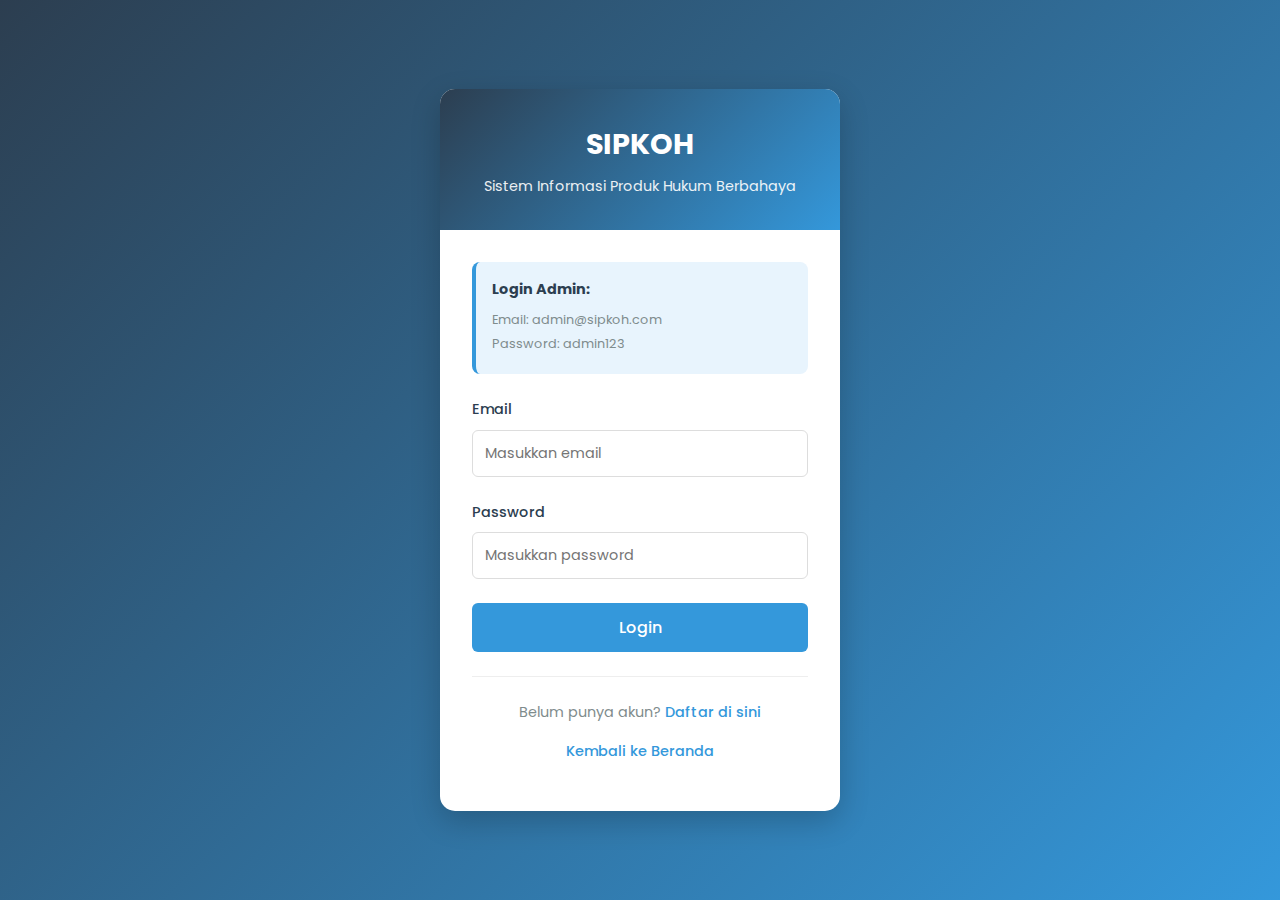
<file: kasus.html>
<!DOCTYPE html>
<html lang="id">
<head>
    <script src="script.js"></script>
    <meta charset="UTF-8">
    <meta name="viewport" content="width=device-width, initial-scale=1.0">
    <title>Kasus - SIPKOH</title>
    <link href="https://fonts.googleapis.com/css2?family=Poppins:wght@300;400;500;600;700&display=swap" rel="stylesheet">
    <style>
        * {
            margin: 0;
            padding: 0;
            box-sizing: border-box;
        }

        body {
            font-family: 'Poppins', sans-serif;
            background-color: #f8f9fa;
            color: #333;
            line-height: 1.6;
        }

        .container {
            max-width: 1200px;
            margin: 0 auto;
            padding: 0 20px;
        }

        /* Navbar Styles */
        .navbar {
            background-color: #2c3e50;
            padding: 1rem 0;
            box-shadow: 0 2px 5px rgba(0,0,0,0.1);
        }

        .nav-container {
            max-width: 1200px;
            margin: 0 auto;
            padding: 0 20px;
            display: flex;
            justify-content: space-between;
            align-items: center;
        }

        .nav-logo a {
            color: white;
            font-size: 1.5rem;
            font-weight: 700;
            text-decoration: none;
        }

        .nav-menu {
            display: flex;
            list-style: none;
        }

        .nav-item {
            margin-left: 1.5rem;
        }

        .nav-link {
            color: white;
            text-decoration: none;
            font-weight: 500;
            transition: color 0.3s;
        }

        .nav-link:hover, .nav-link.active {
            color: #3498db;
        }

        .logout {
            background-color: #e74c3c;
            padding: 0.5rem 1rem;
            border-radius: 4px;
        }

        .hamburger {
            display: none;
            flex-direction: column;
            cursor: pointer;
        }

        .bar {
            width: 25px;
            height: 3px;
            background-color: white;
            margin: 3px 0;
            transition: 0.3s;
        }

        /* Kasus Content Styles */
        .kasus {
            padding: 2rem 0;
        }

        .page-header {
            display: flex;
            justify-content: space-between;
            align-items: center;
            margin-bottom: 2rem;
        }

        .page-title {
            font-size: 2rem;
            color: #2c3e50;
            font-weight: 600;
        }

        .btn {
            padding: 0.75rem 1.5rem;
            border: none;
            border-radius: 4px;
            font-weight: 500;
            cursor: pointer;
            transition: background-color 0.3s;
            font-family: 'Poppins', sans-serif;
        }

        .btn-primary {
            background-color: #3498db;
            color: white;
        }

        .btn-primary:hover {
            background-color: #2980b9;
        }

        .btn-secondary {
            background-color: #95a5a6;
            color: white;
        }

        .btn-secondary:hover {
            background-color: #7f8c8d;
        }

        .btn-success {
            background-color: #27ae60;
            color: white;
        }

        .btn-success:hover {
            background-color: #219a52;
        }

        /* Stats Grid */
        .stats-grid {
            display: grid;
            grid-template-columns: repeat(4, 1fr);
            gap: 1.5rem;
            margin-bottom: 2rem;
        }

        .stat-card {
            background-color: white;
            padding: 1.5rem;
            border-radius: 8px;
            box-shadow: 0 2px 5px rgba(0,0,0,0.1);
            text-align: center;
        }

        .stat-card:first-child {
            background-color: #e74c3c;
            color: white;
        }

        .stat-number {
            font-size: 2.5rem;
            font-weight: 700;
            margin-bottom: 0.5rem;
        }

        .stat-label {
            font-size: 0.9rem;
            color: #7f8c8d;
        }

        .stat-card:first-child .stat-label {
            color: white;
        }

        /* Filter Section */
        .filter-section {
            background-color: white;
            padding: 1.5rem;
            border-radius: 8px;
            box-shadow: 0 2px 5px rgba(0,0,0,0.1);
            margin-bottom: 2rem;
            display: flex;
            flex-wrap: wrap;
            gap: 1rem;
            align-items: center;
        }

        .search-box {
            display: flex;
            flex: 1;
            min-width: 300px;
        }

        .search-box input {
            flex: 1;
            padding: 0.75rem;
            border: 1px solid #ddd;
            border-radius: 4px 0 0 4px;
            font-family: 'Poppins', sans-serif;
        }

        .search-box button {
            border-radius: 0 4px 4px 0;
        }

        .filter-group {
            display: flex;
            align-items: center;
            gap: 0.5rem;
        }

        .filter-group label {
            font-weight: 500;
        }

        .filter-group select, .filter-group input {
            padding: 0.5rem;
            border: 1px solid #ddd;
            border-radius: 4px;
            font-family: 'Poppins', sans-serif;
        }

        /* Table Styles */
        .table-container {
            background-color: white;
            border-radius: 8px;
            box-shadow: 0 2px 5px rgba(0,0,0,0.1);
            overflow: hidden;
            margin-bottom: 2rem;
        }

        .data-table {
            width: 100%;
            border-collapse: collapse;
        }

        .data-table th {
            background-color: #f8f9fa;
            padding: 1rem;
            text-align: left;
            font-weight: 600;
            color: #2c3e50;
            border-bottom: 1px solid #eee;
        }

        .data-table td {
            padding: 1rem;
            border-bottom: 1px solid #eee;
        }

        .data-table tr:last-child td {
            border-bottom: none;
        }

        .status-badge {
            padding: 0.25rem 0.75rem;
            border-radius: 20px;
            font-size: 0.8rem;
            font-weight: 500;
        }

        .status-investigasi {
            background-color: #fff3cd;
            color: #856404;
        }

        .status-proses {
            background-color: #d1ecf1;
            color: #0c5460;
        }

        .status-selesai {
            background-color: #d4edda;
            color: #155724;
        }

        .status-tutup {
            background-color: #e2e3e5;
            color: #383d41;
        }

        .priority-badge {
            padding: 0.25rem 0.5rem;
            border-radius: 4px;
            font-size: 0.7rem;
            font-weight: 500;
        }

        .priority-tinggi {
            background-color: #f8d7da;
            color: #721c24;
        }

        .priority-sedang {
            background-color: #fff3cd;
            color: #856404;
        }

        .priority-rendah {
            background-color: #d1ecf1;
            color: #0c5460;
        }

        .btn-action {
            padding: 0.4rem 0.75rem;
            border: none;
            border-radius: 4px;
            cursor: pointer;
            font-size: 0.8rem;
            margin-right: 0.5rem;
            transition: background-color 0.3s;
        }

        .btn-view {
            background-color: #3498db;
            color: white;
        }

        .btn-edit {
            background-color: #f39c12;
            color: white;
        }

        .btn-delete {
            background-color: #e74c3c;
            color: white;
        }

        .btn-track {
            background-color: #27ae60;
            color: white;
        }

        .btn-action:hover {
            opacity: 0.9;
        }

        /* Pagination */
        .pagination {
            display: flex;
            justify-content: center;
            gap: 0.5rem;
            margin-bottom: 2rem;
        }

        .page-btn {
            padding: 0.5rem 1rem;
            border: 1px solid #ddd;
            background-color: white;
            border-radius: 4px;
            cursor: pointer;
            transition: background-color 0.3s;
        }

        .page-btn.active, .page-btn:hover {
            background-color: #3498db;
            color: white;
            border-color: #3498db;
        }

        .page-btn:disabled {
            background-color: #f8f9fa;
            color: #6c757d;
            cursor: not-allowed;
        }

        /* Modal Styles */
        .modal {
            display: none;
            position: fixed;
            z-index: 1000;
            left: 0;
            top: 0;
            width: 100%;
            height: 100%;
            background-color: rgba(0,0,0,0.5);
        }

        .modal-content {
            background-color: white;
            margin: 5% auto;
            border-radius: 8px;
            width: 90%;
            max-width: 700px;
            box-shadow: 0 5px 15px rgba(0,0,0,0.3);
        }

        .modal-header {
            display: flex;
            justify-content: space-between;
            align-items: center;
            padding: 1.5rem;
            border-bottom: 1px solid #eee;
        }

        .modal-header h2 {
            color: #2c3e50;
            font-size: 1.5rem;
        }

        .close {
            font-size: 1.5rem;
            cursor: pointer;
            color: #7f8c8d;
        }

        .close:hover {
            color: #333;
        }

        .modal-body {
            padding: 1.5rem;
        }

        .form-group {
            margin-bottom: 1.5rem;
        }

        .form-group label {
            display: block;
            margin-bottom: 0.5rem;
            font-weight: 500;
        }

        .form-group input, .form-group select, .form-group textarea {
            width: 100%;
            padding: 0.75rem;
            border: 1px solid #ddd;
            border-radius: 4px;
            font-family: 'Poppins', sans-serif;
        }

        .form-row {
            display: grid;
            grid-template-columns: 1fr 1fr;
            gap: 1rem;
        }

        .form-actions {
            display: flex;
            gap: 1rem;
            justify-content: flex-end;
        }

        /* Footer */
        .footer {
            background-color: #2c3e50;
            color: white;
            padding: 1.5rem 0;
            text-align: center;
        }

        /* Responsive Styles */
        @media (max-width: 768px) {
            .hamburger {
                display: flex;
            }

            .nav-menu {
                position: fixed;
                left: -100%;
                top: 70px;
                flex-direction: column;
                background-color: #2c3e50;
                width: 100%;
                text-align: center;
                transition: 0.3s;
                box-shadow: 0 10px 27px rgba(0,0,0,0.05);
                padding: 2rem 0;
            }

            .nav-menu.active {
                left: 0;
            }

            .nav-item {
                margin: 1rem 0;
            }

            .page-header {
                flex-direction: column;
                gap: 1rem;
                align-items: flex-start;
            }

            .stats-grid {
                grid-template-columns: repeat(2, 1fr);
            }

            .filter-section {
                flex-direction: column;
                align-items: flex-start;
            }

            .search-box {
                min-width: 100%;
            }

            .table-container {
                overflow-x: auto;
            }

            .data-table {
                min-width: 900px;
            }

            .form-row {
                grid-template-columns: 1fr;
            }

            .form-actions {
                flex-direction: column;
            }
        }
    </style>
</head>
<body>
    <!-- Navbar -->
    <nav class="navbar">
        <div class="nav-container">
            <div class="nav-logo">
                <a href="index.html">SIPKOH</a>
            </div>
            <ul class="nav-menu">
                <li class="nav-item">
                    <a href="index.html" class="nav-link">Beranda</a>
                </li>
                <li class="nav-item">
                    <a href="tentang.html" class="nav-link">Tentang</a>
                </li>
                <li class="nav-item">
                    <a href="laporan.html" class="nav-link">Laporan</a>
                </li>
                <li class="nav-item">
                    <a href="produk.html" class="nav-link">Produk</a>
                </li>
                <li class="nav-item">
                    <a href="kasus.html" class="nav-link active">Kasus</a>
                </li>
                <li class="nav-item">
                    <a href="konsultasi.html" class="nav-link">Konsultasi</a>
                </li>
                <li class="nav-item">
                    <a href="dokumen.html" class="nav-link">Dokumen</a>
                </li>
                <li class="nav-item">
                    <a href="profile.html" class="nav-link">Profile</a>
                </li>
                <li class="nav-item">
                    <a href="login.html" class="nav-link logout">Logout</a>
                </li>
            </ul>
            <div class="hamburger">
                <span class="bar"></span>
                <span class="bar"></span>
                <span class="bar"></span>
            </div>
        </div>
    </nav>

    <!-- Kasus Content -->
    <section class="kasus">
        <div class="container">
            <div class="page-header">
                <h1 class="page-title">Manajemen Kasus</h1>
                <div>
                    <button class="btn btn-success" id="trackKasus">🔍 Track Kasus</button>
                    <button class="btn btn-primary" id="tambahKasus">+ Buat Kasus Baru</button>
                </div>
            </div>

            <!-- Stats -->
            <div class="stats-grid">
                <div class="stat-card">
                    <div class="stat-number">48</div>
                    <div class="stat-label">TOTAL KASUS</div>
                </div>
                <div class="stat-card">
                    <div class="stat-number">15</div>
                    <div class="stat-label">SEDANG INVESTIGASI</div>
                </div>
                <div class="stat-card">
                    <div class="stat-number">22</div>
                    <div class="stat-label">DALAM PROSES</div>
                </div>
                <div class="stat-card">
                    <div class="stat-number">11</div>
                    <div class="stat-label">KASUS SELESAI</div>
                </div>
            </div>

            <!-- Filter Section -->
            <div class="filter-section">
                <div class="search-box">
                    <input type="text" id="searchKasus" placeholder="Cari kasus...">
                    <button class="btn btn-primary">🔍 Cari</button>
                </div>
                <div class="filter-group">
                    <label for="filterStatus">Status:</label>
                    <select id="filterStatus">
                        <option value="all">Semua Status</option>
                        <option value="investigasi">Investigasi</option>
                        <option value="proses">Dalam Proses</option>
                        <option value="selesai">Selesai</option>
                        <option value="tutup">Ditutup</option>
                    </select>
                </div>
                <div class="filter-group">
                    <label for="filterPrioritas">Prioritas:</label>
                    <select id="filterPrioritas">
                        <option value="all">Semua Prioritas</option>
                        <option value="tinggi">Tinggi</option>
                        <option value="sedang">Sedang</option>
                        <option value="rendah">Rendah</option>
                    </select>
                </div>
                <button class="btn btn-secondary" id="resetFilter">🔄 Reset</button>
            </div>

            <!-- Kasus Table -->
            <div class="table-container">
                <table class="data-table">
                    <thead>
                        <tr>
                            <th>No</th>
                            <th>Nomor Kasus</th>
                            <th>Deskripsi Kasus</th>
                            <th>Prioritas</th>
                            <th>Tanggal</th>
                            <th>Status</th>
                            <th>Aksi</th>
                        </tr>
                    </thead>
                    <tbody>
                        <tr>
                            <td>1</td>
                            <td>
                                <strong>KAS-2025-001</strong><br>
                                <small>Produk: Kosmetik X</small>
                            </td>
                            <td>
                                <strong>Kosmetik mengandung merkuri</strong><br>
                                <small>Dilaporkan oleh: Budi Santoso</small>
                            </td>
                            <td><span class="priority-badge priority-tinggi">Tinggi</span></td>
                            <td>25 Nov 2025</td>
                            <td><span class="status-badge status-proses">Dalam Proses</span></td>
                            <td>
                                <button class="btn-action btn-track">📊 Track</button>
                                <button class="btn-action btn-view">👁️ Detail</button>
                                <button class="btn-action btn-edit">✏️ Edit</button>
                            </td>
                        </tr>
                        <tr>
                            <td>2</td>
                            <td>
                                <strong>KAS-2025-002</strong><br>
                                <small>Produk: Mainan Y</small>
                            </td>
                            <td>
                                <strong>Mainan mengandung timbal</strong><br>
                                <small>Dilaporkan oleh: Siti Rahayu</small>
                            </td>
                            <td><span class="priority-badge priority-tinggi">Tinggi</span></td>
                            <td>24 Nov 2025</td>
                            <td><span class="status-badge status-investigasi">Investigasi</span></td>
                            <td>
                                <button class="btn-action btn-track">📊 Track</button>
                                <button class="btn-action btn-view">👁️ Detail</button>
                                <button class="btn-action btn-edit">✏️ Edit</button>
                            </td>
                        </tr>
                        <tr>
                            <td>3</td>
                            <td>
                                <strong>KAS-2025-003</strong><br>
                                <small>Produk: Makanan Z</small>
                            </td>
                            <td>
                                <strong>Makanan kadaluarsa diedarkan</strong><br>
                                <small>Dilaporkan oleh: Ahmad Fauzi</small>
                            </td>
                            <td><span class="priority-badge priority-sedang">Sedang</span></td>
                            <td>23 Nov 2025</td>
                            <td><span class="status-badge status-selesai">Selesai</span></td>
                            <td>
                                <button class="btn-action btn-track">📊 Track</button>
                                <button class="btn-action btn-view">👁️ Detail</button>
                                <button class="btn-action btn-edit">✏️ Edit</button>
                            </td>
                        </tr>
                        <tr>
                            <td>4</td>
                            <td>
                                <strong>KAS-2025-004</strong><br>
                                <small>Produk: Obat A</small>
                            </td>
                            <td>
                                <strong>Obat tradisional tanpa izin</strong><br>
                                <small>Dilaporkan oleh: Maria Sari</small>
                            </td>
                            <td><span class="priority-badge priority-rendah">Rendah</span></td>
                            <td>22 Nov 2025</td>
                            <td><span class="status-badge status-tutup">Ditutup</span></td>
                            <td>
                                <button class="btn-action btn-track">📊 Track</button>
                                <button class="btn-action btn-view">👁️ Detail</button>
                                <button class="btn-action btn-edit">✏️ Edit</button>
                            </td>
                        </tr>
                    </tbody>
                </table>
            </div>

            <!-- Pagination -->
            <div class="pagination">
                <button class="page-btn" disabled>« Sebelumnya</button>
                <button class="page-btn active">1</button>
                <button class="page-btn">2</button>
                <button class="page-btn">3</button>
                <button class="page-btn">Selanjutnya »</button>
            </div>
        </div>
    </section>

    <!-- Modal Buat Kasus Baru -->
    <div id="kasusModal" class="modal">
        <div class="modal-content">
            <div class="modal-header">
                <h2>⚖️ Buat Kasus Baru</h2>
                <span class="close">&times;</span>
            </div>
            <div class="modal-body">
                <form id="formKasus">
                    <div class="form-group">
                        <label for="nomorKasus">Nomor Kasus</label>
                        <input type="text" id="nomorKasus" placeholder="KAS-2025-XXX" required>
                    </div>
                    <div class="form-group">
                        <label for="produkKasus">Produk Terkait</label>
                        <select id="produkKasus" required>
                            <option value="">Pilih Produk</option>
                            <option value="kosmetik-x">Kosmetik X Whitening</option>
                            <option value="mainan-y">Mainan Edukasi Y</option>
                            <option value="makanan-z">Makanan Kaleng Z</option>
                            <option value="obat-a">Obat Tradisional A</option>
                        </select>
                    </div>
                    <div class="form-group">
                        <label for="deskripsiKasus">Deskripsi Kasus</label>
                        <textarea id="deskripsiKasus" rows="3" placeholder="Jelaskan detail kasus yang terjadi" required></textarea>
                    </div>
                    <div class="form-row">
                        <div class="form-group">
                            <label for="prioritasKasus">Prioritas</label>
                            <select id="prioritasKasus" required>
                                <option value="">Pilih Prioritas</option>
                                <option value="tinggi">🔴 Tinggi</option>
                                <option value="sedang">🟡 Sedang</option>
                                <option value="rendah">🟢 Rendah</option>
                            </select>
                        </div>
                        <div class="form-group">
                            <label for="statusKasus">Status Awal</label>
                            <select id="statusKasus" required>
                                <option value="">Pilih Status</option>
                                <option value="investigasi">🕵️ Investigasi</option>
                                <option value="proses">⚙️ Dalam Proses</option>
                            </select>
                        </div>
                    </div>
                    <div class="form-group">
                        <label for="pelaporKasus">Pelapor</label>
                        <input type="text" id="pelaporKasus" placeholder="Nama pelapor" required>
                    </div>
                    <div class="form-actions">
                        <button type="submit" class="btn btn-primary">💾 Simpan Kasus</button>
                        <button type="button" class="btn btn-secondary" id="batalKasus">❌ Batal</button>
                    </div>
                </form>
            </div>
        </div>
    </div>

    <!-- Modal Track Kasus -->
    <div id="trackModal" class="modal">
        <div class="modal-content">
            <div class="modal-header">
                <h2>🔍 Track Kasus</h2>
                <span class="close">&times;</span>
            </div>
            <div class="modal-body">
                <form id="formTrack">
                    <div class="form-group">
                        <label for="nomorTrack">Masukkan Nomor Kasus</label>
                        <input type="text" id="nomorTrack" placeholder="Contoh: KAS-2025-001" required>
                    </div>
                    <div class="form-actions">
                        <button type="submit" class="btn btn-primary">🔍 Cari Kasus</button>
                        <button type="button" class="btn btn-secondary" id="batalTrack">❌ Batal</button>
                    </div>
                </form>
            </div>
        </div>
    </div>

    <!-- Footer -->
    <footer class="footer">
        <div class="container">
            <p>&copy; 2025 SIPKOH - Sistem Informasi Produk Hukum Berbahaya. Semua hak dilindungi.</p>
        </div>
    </footer>

    <script>
        // JavaScript untuk interaksi
        document.addEventListener('DOMContentLoaded', function() {
            // Modal functionality
            const kasusModal = document.getElementById('kasusModal');
            const trackModal = document.getElementById('trackModal');
            const btnTambahKasus = document.getElementById('tambahKasus');
            const btnTrackKasus = document.getElementById('trackKasus');
            const btnBatalKasus = document.getElementById('batalKasus');
            const btnBatalTrack = document.getElementById('batalTrack');
            const closeBtns = document.querySelectorAll('.close');
            
            // Open modals
            btnTambahKasus.addEventListener('click', function() {
                kasusModal.style.display = 'block';
            });
            
            btnTrackKasus.addEventListener('click', function() {
                trackModal.style.display = 'block';
            });
            
            // Close modals with X buttons
            closeBtns.forEach(btn => {
                btn.addEventListener('click', function() {
                    kasusModal.style.display = 'none';
                    trackModal.style.display = 'none';
                });
            });
            
            // Close modals with cancel buttons
            btnBatalKasus.addEventListener('click', function() {
                kasusModal.style.display = 'none';
            });
            
            btnBatalTrack.addEventListener('click', function() {
                trackModal.style.display = 'none';
            });
            
            // Close modals when clicking outside
            window.addEventListener('click', function(event) {
                if (event.target === kasusModal) {
                    kasusModal.style.display = 'none';
                }
                if (event.target === trackModal) {
                    trackModal.style.display = 'none';
                }
            });
            
            // Form submissions
            document.getElementById('formKasus').addEventListener('submit', function(e) {
                e.preventDefault();
                alert('Kasus berhasil dibuat!');
                kasusModal.style.display = 'none';
                this.reset();
            });
            
            document.getElementById('formTrack').addEventListener('submit', function(e) {
                e.preventDefault();
                const nomorKasus = document.getElementById('nomorTrack').value;
                alert(`Melacak kasus: ${nomorKasus}\nFitur tracking sedang dikembangkan.`);
                trackModal.style.display = 'none';
                this.reset();
            });
            
            // Hamburger menu toggle
            const hamburger = document.querySelector('.hamburger');
            const navMenu = document.querySelector('.nav-menu');
            
            hamburger.addEventListener('click', function() {
                hamburger.classList.toggle('active');
                navMenu.classList.toggle('active');
            });
            
            // Reset filter
            document.getElementById('resetFilter').addEventListener('click', function() {
                document.getElementById('searchKasus').value = '';
                document.getElementById('filterStatus').value = 'all';
                document.getElementById('filterPrioritas').value = 'all';
            });
            
            // Auto-generate case number
            document.getElementById('nomorKasus').value = 'KAS-2025-' + Math.floor(Math.random() * 1000).toString().padStart(3, '0');
        });
    </script>
</body>
</html>
</file>
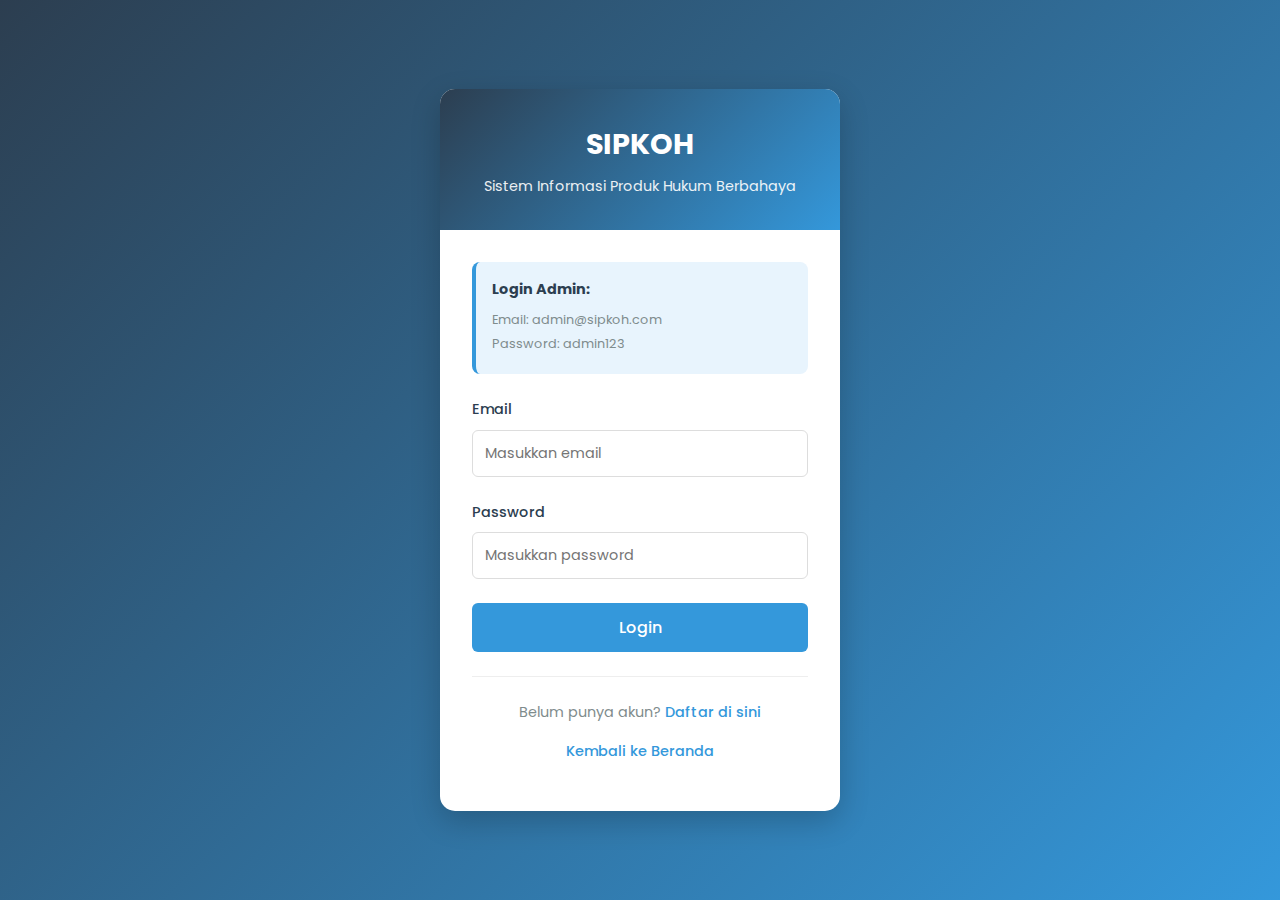
<file: konsultasi.html>
<!DOCTYPE html>
<html lang="id">
<head>
    <script src="script.js"></script>
    <meta charset="UTF-8">
    <meta name="viewport" content="width=device-width, initial-scale=1.0">
    <title>Konsultasi - SIPKOH</title>
    <link href="https://fonts.googleapis.com/css2?family=Poppins:wght@300;400;500;600;700&display=swap" rel="stylesheet">
    <style>
        * {
            margin: 0;
            padding: 0;
            box-sizing: border-box;
        }

        body {
            font-family: 'Poppins', sans-serif;
            background-color: #f8f9fa;
            color: #333;
            line-height: 1.6;
        }

        .container {
            max-width: 1200px;
            margin: 0 auto;
            padding: 0 20px;
        }

        /* Navbar Styles */
        .navbar {
            background-color: #2c3e50;
            padding: 1rem 0;
            box-shadow: 0 2px 5px rgba(0,0,0,0.1);
        }

        .nav-container {
            max-width: 1200px;
            margin: 0 auto;
            padding: 0 20px;
            display: flex;
            justify-content: space-between;
            align-items: center;
        }

        .nav-logo a {
            color: white;
            font-size: 1.5rem;
            font-weight: 700;
            text-decoration: none;
        }

        .nav-menu {
            display: flex;
            list-style: none;
        }

        .nav-item {
            margin-left: 1.5rem;
        }

        .nav-link {
            color: white;
            text-decoration: none;
            font-weight: 500;
            transition: color 0.3s;
        }

        .nav-link:hover, .nav-link.active {
            color: #3498db;
        }

        .logout {
            background-color: #e74c3c;
            padding: 0.5rem 1rem;
            border-radius: 4px;
        }

        .hamburger {
            display: none;
            flex-direction: column;
            cursor: pointer;
        }

        .bar {
            width: 25px;
            height: 3px;
            background-color: white;
            margin: 3px 0;
            transition: 0.3s;
        }

        /* Konsultasi Content Styles */
        .konsultasi {
            padding: 2rem 0;
        }

        .page-header {
            display: flex;
            justify-content: space-between;
            align-items: center;
            margin-bottom: 2rem;
        }

        .page-title {
            font-size: 2rem;
            color: #2c3e50;
            font-weight: 600;
        }

        .btn {
            padding: 0.75rem 1.5rem;
            border: none;
            border-radius: 4px;
            font-weight: 500;
            cursor: pointer;
            transition: background-color 0.3s;
            font-family: 'Poppins', sans-serif;
        }

        .btn-primary {
            background-color: #3498db;
            color: white;
        }

        .btn-primary:hover {
            background-color: #2980b9;
        }

        .btn-secondary {
            background-color: #95a5a6;
            color: white;
        }

        .btn-secondary:hover {
            background-color: #7f8c8d;
        }

        .btn-success {
            background-color: #27ae60;
            color: white;
        }

        .btn-success:hover {
            background-color: #219a52;
        }

        .btn-warning {
            background-color: #f39c12;
            color: white;
        }

        .btn-warning:hover {
            background-color: #e67e22;
        }

        /* Stats Grid */
        .stats-grid {
            display: grid;
            grid-template-columns: repeat(4, 1fr);
            gap: 1.5rem;
            margin-bottom: 2rem;
        }

        .stat-card {
            background-color: white;
            padding: 1.5rem;
            border-radius: 8px;
            box-shadow: 0 2px 5px rgba(0,0,0,0.1);
            text-align: center;
        }

        .stat-card:first-child {
            background-color: #9b59b6;
            color: white;
        }

        .stat-number {
            font-size: 2.5rem;
            font-weight: 700;
            margin-bottom: 0.5rem;
        }

        .stat-label {
            font-size: 0.9rem;
            color: #7f8c8d;
        }

        .stat-card:first-child .stat-label {
            color: white;
        }

        /* Konsultasi Grid */
        .konsultasi-grid {
            display: grid;
            grid-template-columns: 1fr 2fr;
            gap: 2rem;
            margin-bottom: 2rem;
        }

        /* Konsultan List */
        .konsultan-section {
            background-color: white;
            border-radius: 8px;
            box-shadow: 0 2px 5px rgba(0,0,0,0.1);
            padding: 1.5rem;
        }

        .section-title {
            font-size: 1.25rem;
            color: #2c3e50;
            margin-bottom: 1rem;
            font-weight: 600;
        }

        .konsultan-list {
            display: flex;
            flex-direction: column;
            gap: 1rem;
        }

        .konsultan-card {
            border: 1px solid #e9ecef;
            border-radius: 8px;
            padding: 1rem;
            cursor: pointer;
            transition: all 0.3s;
        }

        .konsultan-card:hover, .konsultan-card.active {
            border-color: #3498db;
            background-color: #f8f9fa;
        }

        .konsultan-info {
            display: flex;
            align-items: center;
            gap: 1rem;
        }

        .konsultan-avatar {
            width: 50px;
            height: 50px;
            border-radius: 50%;
            background-color: #3498db;
            display: flex;
            align-items: center;
            justify-content: center;
            color: white;
            font-weight: bold;
            font-size: 1.2rem;
        }

        .konsultan-details h4 {
            margin-bottom: 0.25rem;
            color: #2c3e50;
        }

        .konsultan-details p {
            color: #7f8c8d;
            font-size: 0.9rem;
            margin-bottom: 0.5rem;
        }

        .konsultan-specialty {
            display: flex;
            flex-wrap: wrap;
            gap: 0.5rem;
            margin-top: 0.5rem;
        }

        .specialty-tag {
            background-color: #e8f4fd;
            color: #3498db;
            padding: 0.25rem 0.5rem;
            border-radius: 12px;
            font-size: 0.75rem;
        }

        /* Chat Section */
        .chat-section {
            background-color: white;
            border-radius: 8px;
            box-shadow: 0 2px 5px rgba(0,0,0,0.1);
            display: flex;
            flex-direction: column;
            height: 600px;
        }

        .chat-header {
            padding: 1rem 1.5rem;
            border-bottom: 1px solid #e9ecef;
            display: flex;
            align-items: center;
            gap: 1rem;
        }

        .chat-avatar {
            width: 40px;
            height: 40px;
            border-radius: 50%;
            background-color: #27ae60;
            display: flex;
            align-items: center;
            justify-content: center;
            color: white;
            font-weight: bold;
        }

        .chat-info h4 {
            margin-bottom: 0.25rem;
            color: #2c3e50;
        }

        .chat-info p {
            color: #27ae60;
            font-size: 0.8rem;
        }

        .chat-messages {
            flex: 1;
            padding: 1.5rem;
            overflow-y: auto;
            display: flex;
            flex-direction: column;
            gap: 1rem;
        }

        .message {
            max-width: 70%;
            padding: 1rem;
            border-radius: 12px;
            position: relative;
        }

        .message.received {
            align-self: flex-start;
            background-color: #f8f9fa;
            border-bottom-left-radius: 4px;
        }

        .message.sent {
            align-self: flex-end;
            background-color: #3498db;
            color: white;
            border-bottom-right-radius: 4px;
        }

        .message-time {
            font-size: 0.75rem;
            margin-top: 0.5rem;
            opacity: 0.7;
        }

        .chat-input {
            padding: 1rem 1.5rem;
            border-top: 1px solid #e9ecef;
            display: flex;
            gap: 1rem;
        }

        .chat-input input {
            flex: 1;
            padding: 0.75rem;
            border: 1px solid #ddd;
            border-radius: 20px;
            font-family: 'Poppins', sans-serif;
        }

        .chat-input button {
            padding: 0.75rem 1.5rem;
            border-radius: 20px;
        }

        /* Riwayat Konsultasi */
        .riwayat-section {
            background-color: white;
            border-radius: 8px;
            box-shadow: 0 2px 5px rgba(0,0,0,0.1);
            padding: 1.5rem;
            margin-bottom: 2rem;
        }

        .riwayat-list {
            display: flex;
            flex-direction: column;
            gap: 1rem;
        }

        .riwayat-item {
            border: 1px solid #e9ecef;
            border-radius: 8px;
            padding: 1rem;
            display: flex;
            justify-content: between;
            align-items: center;
        }

        .riwayat-info {
            flex: 1;
        }

        .riwayat-info h4 {
            margin-bottom: 0.5rem;
            color: #2c3e50;
        }

        .riwayat-meta {
            display: flex;
            gap: 1rem;
            color: #7f8c8d;
            font-size: 0.9rem;
        }

        .status-badge {
            padding: 0.25rem 0.75rem;
            border-radius: 20px;
            font-size: 0.8rem;
            font-weight: 500;
        }

        .status-selesai {
            background-color: #d4edda;
            color: #155724;
        }

        .status-proses {
            background-color: #d1ecf1;
            color: #0c5460;
        }

        .status-menunggu {
            background-color: #fff3cd;
            color: #856404;
        }

        /* Modal Styles */
        .modal {
            display: none;
            position: fixed;
            z-index: 1000;
            left: 0;
            top: 0;
            width: 100%;
            height: 100%;
            background-color: rgba(0,0,0,0.5);
        }

        .modal-content {
            background-color: white;
            margin: 5% auto;
            border-radius: 8px;
            width: 90%;
            max-width: 600px;
            box-shadow: 0 5px 15px rgba(0,0,0,0.3);
        }

        .modal-header {
            display: flex;
            justify-content: space-between;
            align-items: center;
            padding: 1.5rem;
            border-bottom: 1px solid #eee;
        }

        .modal-header h2 {
            color: #2c3e50;
            font-size: 1.5rem;
        }

        .close {
            font-size: 1.5rem;
            cursor: pointer;
            color: #7f8c8d;
        }

        .close:hover {
            color: #333;
        }

        .modal-body {
            padding: 1.5rem;
        }

        .form-group {
            margin-bottom: 1.5rem;
        }

        .form-group label {
            display: block;
            margin-bottom: 0.5rem;
            font-weight: 500;
        }

        .form-group input, .form-group select, .form-group textarea {
            width: 100%;
            padding: 0.75rem;
            border: 1px solid #ddd;
            border-radius: 4px;
            font-family: 'Poppins', sans-serif;
        }

        .form-actions {
            display: flex;
            gap: 1rem;
            justify-content: flex-end;
        }

        /* Footer */
        .footer {
            background-color: #2c3e50;
            color: white;
            padding: 1.5rem 0;
            text-align: center;
        }

        /* Responsive Styles */
        @media (max-width: 768px) {
            .hamburger {
                display: flex;
            }

            .nav-menu {
                position: fixed;
                left: -100%;
                top: 70px;
                flex-direction: column;
                background-color: #2c3e50;
                width: 100%;
                text-align: center;
                transition: 0.3s;
                box-shadow: 0 10px 27px rgba(0,0,0,0.05);
                padding: 2rem 0;
            }

            .nav-menu.active {
                left: 0;
            }

            .nav-item {
                margin: 1rem 0;
            }

            .page-header {
                flex-direction: column;
                gap: 1rem;
                align-items: flex-start;
            }

            .stats-grid {
                grid-template-columns: repeat(2, 1fr);
            }

            .konsultasi-grid {
                grid-template-columns: 1fr;
            }

            .message {
                max-width: 85%;
            }

            .form-actions {
                flex-direction: column;
            }
        }
    </style>
</head>
<body>
    <!-- Navbar -->
    <nav class="navbar">
        <div class="nav-container">
            <div class="nav-logo">
                <a href="index.html">SIPKOH</a>
            </div>
            <ul class="nav-menu">
                <li class="nav-item">
                    <a href="index.html" class="nav-link">Beranda</a>
                </li>
                <li class="nav-item">
                    <a href="tentang.html" class="nav-link">Tentang</a>
                </li>
                <li class="nav-item">
                    <a href="laporan.html" class="nav-link">Laporan</a>
                </li>
                <li class="nav-item">
                    <a href="produk.html" class="nav-link">Produk</a>
                </li>
                <li class="nav-item">
                    <a href="kasus.html" class="nav-link">Kasus</a>
                </li>
                <li class="nav-item">
                    <a href="konsultasi.html" class="nav-link active">Konsultasi</a>
                </li>
                <li class="nav-item">
                    <a href="dokumen.html" class="nav-link">Dokumen</a>
                </li>
                <li class="nav-item">
                    <a href="profile.html" class="nav-link">Profile</a>
                </li>
                <li class="nav-item">
                    <a href="login.html" class="nav-link logout">Logout</a>
                </li>
            </ul>
            <div class="hamburger">
                <span class="bar"></span>
                <span class="bar"></span>
                <span class="bar"></span>
            </div>
        </div>
    </nav>

    <!-- Konsultasi Content -->
    <section class="konsultasi">
        <div class="container">
            <div class="page-header">
                <h1 class="page-title">Konsultasi Hukum</h1>
                <button class="btn btn-primary" id="buatKonsultasi">+ Konsultasi Baru</button>
            </div>

            <!-- Stats -->
            <div class="stats-grid">
                <div class="stat-card">
                    <div class="stat-number">24</div>
                    <div class="stat-label">KONSULTASI AKTIF</div>
                </div>
                <div class="stat-card">
                    <div class="stat-number">156</div>
                    <div class="stat-label">TOTAL KONSULTASI</div>
                </div>
                <div class="stat-card">
                    <div class="stat-number">8</div>
                    <div class="stat-label">KONSULTAN HUKUM</div>
                </div>
                <div class="stat-card">
                    <div class="stat-number">94%</div>
                    <div class="stat-label">KEPUASAN KLIEN</div>
                </div>
            </div>

            <!-- Main Content Grid -->
            <div class="konsultasi-grid">
                <!-- Konsultan List -->
                <div class="konsultan-section">
                    <h3 class="section-title">👨‍💼 Konsultan Hukum</h3>
                    <div class="konsultan-list">
                        <div class="konsultan-card active">
                            <div class="konsultan-info">
                                <div class="konsultan-avatar">DR</div>
                                <div class="konsultan-details">
                                    <h4>Dr. Rina Wijaya, S.H., M.H.</h4>
                                    <p>Konsultan Utama</p>
                                    <div class="konsultan-specialty">
                                        <span class="specialty-tag">Produk Berbahaya</span>
                                        <span class="specialty-tag">Konsumen</span>
                                    </div>
                                </div>
                            </div>
                        </div>
                        <div class="konsultan-card">
                            <div class="konsultan-info">
                                <div class="konsultan-avatar">AS</div>
                                <div class="konsultan-details">
                                    <h4>Ahmad Surya, S.H.</h4>
                                    <p>Konsultan Senior</p>
                                    <div class="konsultan-specialty">
                                        <span class="specialty-tag">Litigasi</span>
                                        <span class="specialty-tag">BPOM</span>
                                    </div>
                                </div>
                            </div>
                        </div>
                        <div class="konsultan-card">
                            <div class="konsultan-info">
                                <div class="konsultan-avatar">MS</div>
                                <div class="konsultan-details">
                                    <h4>Maya Sari, S.H.</h4>
                                    <p>Konsultan</p>
                                    <div class="konsultan-specialty">
                                        <span class="specialty-tag">Kesehatan</span>
                                        <span class="specialty-tag">Kosmetik</span>
                                    </div>
                                </div>
                            </div>
                        </div>
                        <div class="konsultan-card">
                            <div class="konsultan-info">
                                <div class="konsultan-avatar">BD</div>
                                <div class="konsultan-details">
                                    <h4>Budi Dharma, S.H., LL.M.</h4>
                                    <p>Konsultan Internasional</p>
                                    <div class="konsultan-specialty">
                                        <span class="specialty-tag">Import</span>
                                        <span class="specialty-tag">Standar</span>
                                    </div>
                                </div>
                            </div>
                        </div>
                    </div>
                </div>

                <!-- Chat Section -->
                <div class="chat-section">
                    <div class="chat-header">
                        <div class="chat-avatar">DR</div>
                        <div class="chat-info">
                            <h4>Dr. Rina Wijaya, S.H., M.H.</h4>
                            <p>● Online</p>
                        </div>
                    </div>
                    <div class="chat-messages">
                        <div class="message received">
                            <p>Selamat siang, saya Dr. Rina Wijaya. Ada yang bisa saya bantu terkait produk berbahaya?</p>
                            <div class="message-time">12:30 PM</div>
                        </div>
                        <div class="message sent">
                            <p>Selamat siang dok. Saya ingin konsultasi tentang kosmetik yang saya beli menyebabkan iritasi.</p>
                            <div class="message-time">12:32 PM</div>
                        </div>
                        <div class="message received">
                            <p>Bisa dijelaskan lebih detail? Produk apa mereknya dan sudah berapa lama digunakan?</p>
                            <div class="message-time">12:33 PM</div>
                        </div>
                        <div class="message sent">
                            <p>Merek "X Whitening", baru 3 hari pakai. Wajah saya jadi merah dan gatal.</p>
                            <div class="message-time">12:34 PM</div>
                        </div>
                        <div class="message received">
                            <p>Itu gejala khas kosmetik berbahaya. Apakah produknya ada nomor BPOM?</p>
                            <div class="message-time">12:35 PM</div>
                        </div>
                    </div>
                    <div class="chat-input">
                        <input type="text" placeholder="Ketik pesan Anda..." id="chatInput">
                        <button class="btn btn-primary" id="sendMessage">Kirim</button>
                    </div>
                </div>
            </div>

            <!-- Riwayat Konsultasi -->
            <div class="riwayat-section">
                <h3 class="section-title">📋 Riwayat Konsultasi</h3>
                <div class="riwayat-list">
                    <div class="riwayat-item">
                        <div class="riwayat-info">
                            <h4>Konsultasi Produk Kosmetik Berbahaya</h4>
                            <div class="riwayat-meta">
                                <span>Dr. Rina Wijaya</span>
                                <span>25 Nov 2025</span>
                                <span>Topik: Kosmetik & Kesehatan</span>
                            </div>
                        </div>
                        <span class="status-badge status-proses">Dalam Proses</span>
                    </div>
                    <div class="riwayat-item">
                        <div class="riwayat-info">
                            <h4>Konsultasi Mainan Anak Tidak Aman</h4>
                            <div class="riwayat-meta">
                                <span>Ahmad Surya</span>
                                <span>24 Nov 2025</span>
                                <span>Topik: Standar Keamanan</span>
                            </div>
                        </div>
                        <span class="status-badge status-selesai">Selesai</span>
                    </div>
                    <div class="riwayat-item">
                        <div class="riwayat-info">
                            <h4>Konsultasi Makanan Kadaluarsa</h4>
                            <div class="riwayat-meta">
                                <span>Maya Sari</span>
                                <span>22 Nov 2025</span>
                                <span>Topik: Perlindungan Konsumen</span>
                            </div>
                        </div>
                        <span class="status-badge status-selesai">Selesai</span>
                    </div>
                </div>
            </div>
        </div>
    </section>

    <!-- Modal Buat Konsultasi Baru -->
    <div id="konsultasiModal" class="modal">
        <div class="modal-content">
            <div class="modal-header">
                <h2>💬 Buat Konsultasi Baru</h2>
                <span class="close">&times;</span>
            </div>
            <div class="modal-body">
                <form id="formKonsultasi">
                    <div class="form-group">
                        <label for="topikKonsultasi">Topik Konsultasi</label>
                        <input type="text" id="topikKonsultasi" placeholder="Masukkan topik konsultasi" required>
                    </div>
                    <div class="form-group">
                        <label for="kategoriKonsultasi">Kategori Masalah</label>
                        <select id="kategoriKonsultasi" required>
                            <option value="">Pilih Kategori</option>
                            <option value="kosmetik">💄 Kosmetik Berbahaya</option>
                            <option value="makanan">🍔 Makanan Tidak Aman</option>
                            <option value="obat">💊 Obat Ilegal</option>
                            <option value="mainan">🧸 Mainan Berbahaya</option>
                            <option value="elektronik">📱 Produk Elektronik</option>
                            <option value="lainnya">📋 Lainnya</option>
                        </select>
                    </div>
                    <div class="form-group">
                        <label for="konsultanPilihan">Pilih Konsultan</label>
                        <select id="konsultanPilihan" required>
                            <option value="">Pilih Konsultan</option>
                            <option value="dr-rina">Dr. Rina Wijaya - Produk Berbahaya</option>
                            <option value="ahmad">Ahmad Surya - Litigasi</option>
                            <option value="maya">Maya Sari - Kesehatan & Kosmetik</option>
                            <option value="budi">Budi Dharma - Standar Internasional</option>
                        </select>
                    </div>
                    <div class="form-group">
                        <label for="deskripsiKonsultasi">Deskripsi Masalah</label>
                        <textarea id="deskripsiKonsultasi" rows="4" placeholder="Jelaskan secara detail masalah yang dihadapi..." required></textarea>
                    </div>
                    <div class="form-group">
                        <label for="lampiranKonsultasi">📎 Lampiran (Opsional)</label>
                        <input type="file" id="lampiranKonsultasi" accept="image/*,.pdf,.doc,.docx">
                    </div>
                    <div class="form-actions">
                        <button type="submit" class="btn btn-primary">💬 Mulai Konsultasi</button>
                        <button type="button" class="btn btn-secondary" id="batalKonsultasi">❌ Batal</button>
                    </div>
                </form>
            </div>
        </div>
    </div>

    <!-- Footer -->
    <footer class="footer">
        <div class="container">
            <p>&copy; 2025 SIPKOH - Sistem Informasi Produk Hukum Berbahaya. Semua hak dilindungi.</p>
        </div>
    </footer>

    <script>
        // JavaScript untuk interaksi
        document.addEventListener('DOMContentLoaded', function() {
            // Modal functionality
            const modal = document.getElementById('konsultasiModal');
            const btnBuatKonsultasi = document.getElementById('buatKonsultasi');
            const btnBatalKonsultasi = document.getElementById('batalKonsultasi');
            const closeBtn = document.querySelector('.close');
            
            // Open modal
            btnBuatKonsultasi.addEventListener('click', function() {
                modal.style.display = 'block';
            });
            
            // Close modal with X button
            closeBtn.addEventListener('click', function() {
                modal.style.display = 'none';
            });
            
            // Close modal with cancel button
            btnBatalKonsultasi.addEventListener('click', function() {
                modal.style.display = 'none';
            });
            
            // Close modal when clicking outside
            window.addEventListener('click', function(event) {
                if (event.target === modal) {
                    modal.style.display = 'none';
                }
            });
            
            // Form submission
            document.getElementById('formKonsultasi').addEventListener('submit', function(e) {
                e.preventDefault();
                alert('Konsultasi berhasil dibuat! Anda akan dihubungi oleh konsultan.');
                modal.style.display = 'none';
                this.reset();
            });
            
            // Chat functionality
            const chatInput = document.getElementById('chatInput');
            const sendButton = document.getElementById('sendMessage');
            const chatMessages = document.querySelector('.chat-messages');
            
            function sendMessage() {
                const message = chatInput.value.trim();
                if (message) {
                    const messageElement = document.createElement('div');
                    messageElement.className = 'message sent';
                    messageElement.innerHTML = `
                        <p>${message}</p>
                        <div class="message-time">${new Date().toLocaleTimeString([], {hour: '2-digit', minute:'2-digit'})}</div>
                    `;
                    chatMessages.appendChild(messageElement);
                    chatInput.value = '';
                    chatMessages.scrollTop = chatMessages.scrollHeight;
                    
                    // Auto reply after 2 seconds
                    setTimeout(() => {
                        const replyElement = document.createElement('div');
                        replyElement.className = 'message received';
                        replyElement.innerHTML = `
                            <p>Terima kasih atas informasinya. Saya akan menganalisis kasus ini dan memberikan rekomendasi hukum.</p>
                            <div class="message-time">${new Date().toLocaleTimeString([], {hour: '2-digit', minute:'2-digit'})}</div>
                        `;
                        chatMessages.appendChild(replyElement);
                        chatMessages.scrollTop = chatMessages.scrollHeight;
                    }, 2000);
                }
            }
            
            sendButton.addEventListener('click', sendMessage);
            chatInput.addEventListener('keypress', function(e) {
                if (e.key === 'Enter') {
                    sendMessage();
                }
            });
            
            // Konsultan selection
            const konsultanCards = document.querySelectorAll('.konsultan-card');
            konsultanCards.forEach(card => {
                card.addEventListener('click', function() {
                    konsultanCards.forEach(c => c.classList.remove('active'));
                    this.classList.add('active');
                    
                    // Update chat header
                    const name = this.querySelector('h4').textContent;
                    const avatar = this.querySelector('.konsultan-avatar').textContent;
                    document.querySelector('.chat-avatar').textContent = avatar;
                    document.querySelector('.chat-info h4').textContent = name;
                });
            });
            
            // Hamburger menu toggle
            const hamburger = document.querySelector('.hamburger');
            const navMenu = document.querySelector('.nav-menu');
            
            hamburger.addEventListener('click', function() {
                hamburger.classList.toggle('active');
                navMenu.classList.toggle('active');
            });
        });
    </script>
</body>
</html>
</file>
<file: style.css>
/* SIPKOH - Custom Styles */

:root {
    --primary-color: #2c3e50;
    --secondary-color: #34495e;
    --success-color: #28a745;
    --danger-color: #dc3545;
    --warning-color: #ffc107;
    --info-color: #17a2b8;
    --dark-color: #2c3e50;
    --light-color: #f8f9fa;
}

body {
    font-family: 'Roboto', 'Open Sans', sans-serif;
    color: #333;
    background: #fff;
}

/* Header Styles */
.header {
    background: #fff;
    box-shadow: 0 2px 10px rgba(0,0,0,0.1);
    padding: 15px 0;
}

.logo {
    font-size: 24px;
    font-weight: 700;
    color: var(--primary-color);
    text-decoration: none;
}

.navbar ul {
    list-style: none;
    margin: 0;
    padding: 0;
    display: flex;
    gap: 20px;
    align-items: center;
}

.navbar ul li a {
    color: #2c3e50;
    text-decoration: none;
    font-weight: 500;
    transition: color 0.3s;
    font-size: 15px;
}

.navbar ul li a:hover,
.navbar ul li a.active {
    color: var(--primary-color);
}

.btn-get-started {
    background: #2c3e50;
    color: white;
    padding: 10px 20px;
    border-radius: 5px;
    text-decoration: none;
    font-weight: 600;
    transition: all 0.3s;
    font-size: 14px;
}

.btn-get-started:hover {
    background: #34495e;
    transform: translateY(-2px);
    color: white;
    box-shadow: 0 4px 12px rgba(44, 62, 80, 0.3);
}

/* Hero Section */
.hero {
    padding: 120px 0 80px;
    background: #f8f9fa;
    color: #2c3e50;
}

.hero h1 {
    font-size: 48px;
    font-weight: 700;
    margin-bottom: 20px;
    color: #2c3e50;
}

.hero h2 {
    font-size: 24px;
    font-weight: 400;
    margin-bottom: 30px;
    color: #6c757d;
}

.hero p {
    font-size: 18px;
    line-height: 1.8;
    margin-bottom: 40px;
    color: #495057;
}

/* Stats Section */
.stats {
    padding: 60px 0;
    background: #fff;
}

.stats-item {
    padding: 30px;
    background: #f8f9fa;
    border-radius: 10px;
    box-shadow: 0 2px 10px rgba(0,0,0,0.05);
    margin-bottom: 20px;
    transition: all 0.3s;
}

.stats-item:hover {
    transform: translateY(-5px);
    box-shadow: 0 5px 20px rgba(0,0,0,0.1);
}

.stats-item i {
    font-size: 48px;
    margin-right: 20px;
}

.color-blue { color: #3498db; }
.color-orange { color: #e67e22; }
.color-teal { color: #1abc9c; }
.color-pink { color: #e91e63; }

.stats-item span {
    font-size: 36px;
    font-weight: 700;
    display: block;
    color: #2c3e50;
}

.stats-item p {
    margin: 10px 0 0 0;
    color: #6c757d;
    font-size: 14px;
}

/* Features Section */
.features {
    padding: 80px 0;
    background: #fff;
}

.section-header {
    text-align: center;
    margin-bottom: 60px;
}

.section-header h2 {
    font-size: 36px;
    font-weight: 700;
    margin-bottom: 10px;
    color: #2c3e50;
}

.section-header p {
    font-size: 18px;
    color: #6c757d;
}

.feature-box {
    padding: 30px;
    background: #f8f9fa;
    border-radius: 10px;
    box-shadow: 0 2px 10px rgba(0,0,0,0.05);
    margin-bottom: 30px;
    transition: all 0.3s;
    border: 1px solid #e9ecef;
}

.feature-box:hover {
    transform: translateY(-5px);
    box-shadow: 0 5px 20px rgba(0,0,0,0.1);
    border-color: #2c3e50;
}

.feature-box i {
    font-size: 48px;
    color: #2c3e50;
    margin-right: 20px;
}

.feature-box h3 {
    font-size: 20px;
    font-weight: 600;
    margin: 0;
    color: #2c3e50;
}

.color-primary {
    color: #2c3e50;
}

/* Footer */
.footer {
    background: #2c3e50;
    color: white;
    padding: 60px 0 20px;
}

.footer-info h4 {
    margin-bottom: 20px;
}

.footer-links ul {
    list-style: none;
    padding: 0;
}

.footer-links ul li {
    margin-bottom: 10px;
}

.footer-links ul li a {
    color: rgba(255,255,255,0.8);
    text-decoration: none;
    transition: color 0.3s;
}

.footer-links ul li a:hover {
    color: white;
}

.footer-contact p {
    margin-bottom: 10px;
}

.copyright {
    text-align: center;
    padding-top: 20px;
    border-top: 1px solid rgba(255,255,255,0.1);
    margin-top: 40px;
}

/* Scroll Top Button */
.scroll-top {
    position: fixed;
    bottom: 30px;
    right: 30px;
    width: 50px;
    height: 50px;
    background: #2c3e50;
    color: white;
    border-radius: 50%;
    display: flex;
    align-items: center;
    justify-content: center;
    text-decoration: none;
    box-shadow: 0 2px 10px rgba(0,0,0,0.2);
    transition: transform 0.3s;
}

.scroll-top:hover {
    transform: translateY(-5px);
    color: white;
}

/* Dashboard Styles */
.sidebar {
    min-height: 100vh;
    background: #2c3e50;
    color: white;
    padding: 20px 0;
    box-shadow: 2px 0 10px rgba(0,0,0,0.1);
}

.sidebar .nav-link {
    color: rgba(255,255,255,0.8);
    padding: 12px 20px;
    margin: 5px 10px;
    border-radius: 8px;
    transition: all 0.3s;
    text-decoration: none;
    display: flex;
    align-items: center;
    gap: 10px;
}

.sidebar .nav-link i {
    font-size: 1.2rem;
    width: 24px;
}

.sidebar .nav-link:hover, 
.sidebar .nav-link.active {
    background: rgba(255,255,255,0.1);
    color: white;
    transform: translateX(5px);
}

.main-content {
    padding: 30px;
    background: #f8f9fa;
    min-height: 100vh;
}

.stat-card {
    transition: transform 0.3s, box-shadow 0.3s;
}

.stat-card:hover {
    transform: translateY(-5px);
    box-shadow: 0 5px 20px rgba(0,0,0,0.15) !important;
}

.stat-card h3 {
    font-size: 2.5rem;
    font-weight: 700;
    margin: 0;
}

/* Table Styles */
.table {
    background: white;
}

.table thead {
    background: #f8f9fa;
}

.table-hover tbody tr:hover {
    background-color: rgba(44, 62, 80, 0.05);
}

.table-actions {
    white-space: nowrap;
}

.table-actions .btn {
    margin: 0 2px;
}

/* Card Styles */
.card {
    border: none;
    border-radius: 10px;
    transition: all 0.3s;
    box-shadow: 0 2px 10px rgba(0,0,0,0.05);
}

.card:hover {
    box-shadow: 0 5px 20px rgba(0,0,0,0.1) !important;
}

.card-header {
    border-radius: 10px 10px 0 0 !important;
    font-weight: 600;
    background: #fff;
}

/* Form Styles */
.form-control, .form-select {
    border-radius: 5px;
    border: 1px solid #dee2e6;
    transition: all 0.3s;
}

.form-control:focus, .form-select:focus {
    border-color: #2c3e50;
    box-shadow: 0 0 0 0.2rem rgba(44, 62, 80, 0.25);
}

.btn {
    border-radius: 5px;
    font-weight: 500;
    transition: all 0.3s;
}

.btn-primary {
    background: #2c3e50;
    border: none;
}

.btn-primary:hover {
    background: #34495e;
    transform: translateY(-2px);
    box-shadow: 0 4px 12px rgba(44, 62, 80, 0.3);
}

/* Badge Styles */
.badge {
    padding: 6px 12px;
    font-weight: 500;
    border-radius: 6px;
}

/* Modal Styles */
.modal-content {
    border-radius: 10px;
    border: none;
}

.modal-header {
    border-bottom: 1px solid #e9ecef;
    border-radius: 10px 10px 0 0;
}

.modal-footer {
    border-top: 1px solid #e9ecef;
    border-radius: 0 0 10px 10px;
}

/* Responsive */
@media (max-width: 768px) {
    .hero h1 {
        font-size: 32px;
    }
    
    .hero h2 {
        font-size: 20px;
    }
    
    .navbar ul {
        flex-direction: column;
        gap: 10px;
    }
    
    .sidebar {
        min-height: auto;
    }
    
    .main-content {
        padding: 15px;
    }
    
    .stat-card h3 {
        font-size: 2rem;
    }
}
</file>
